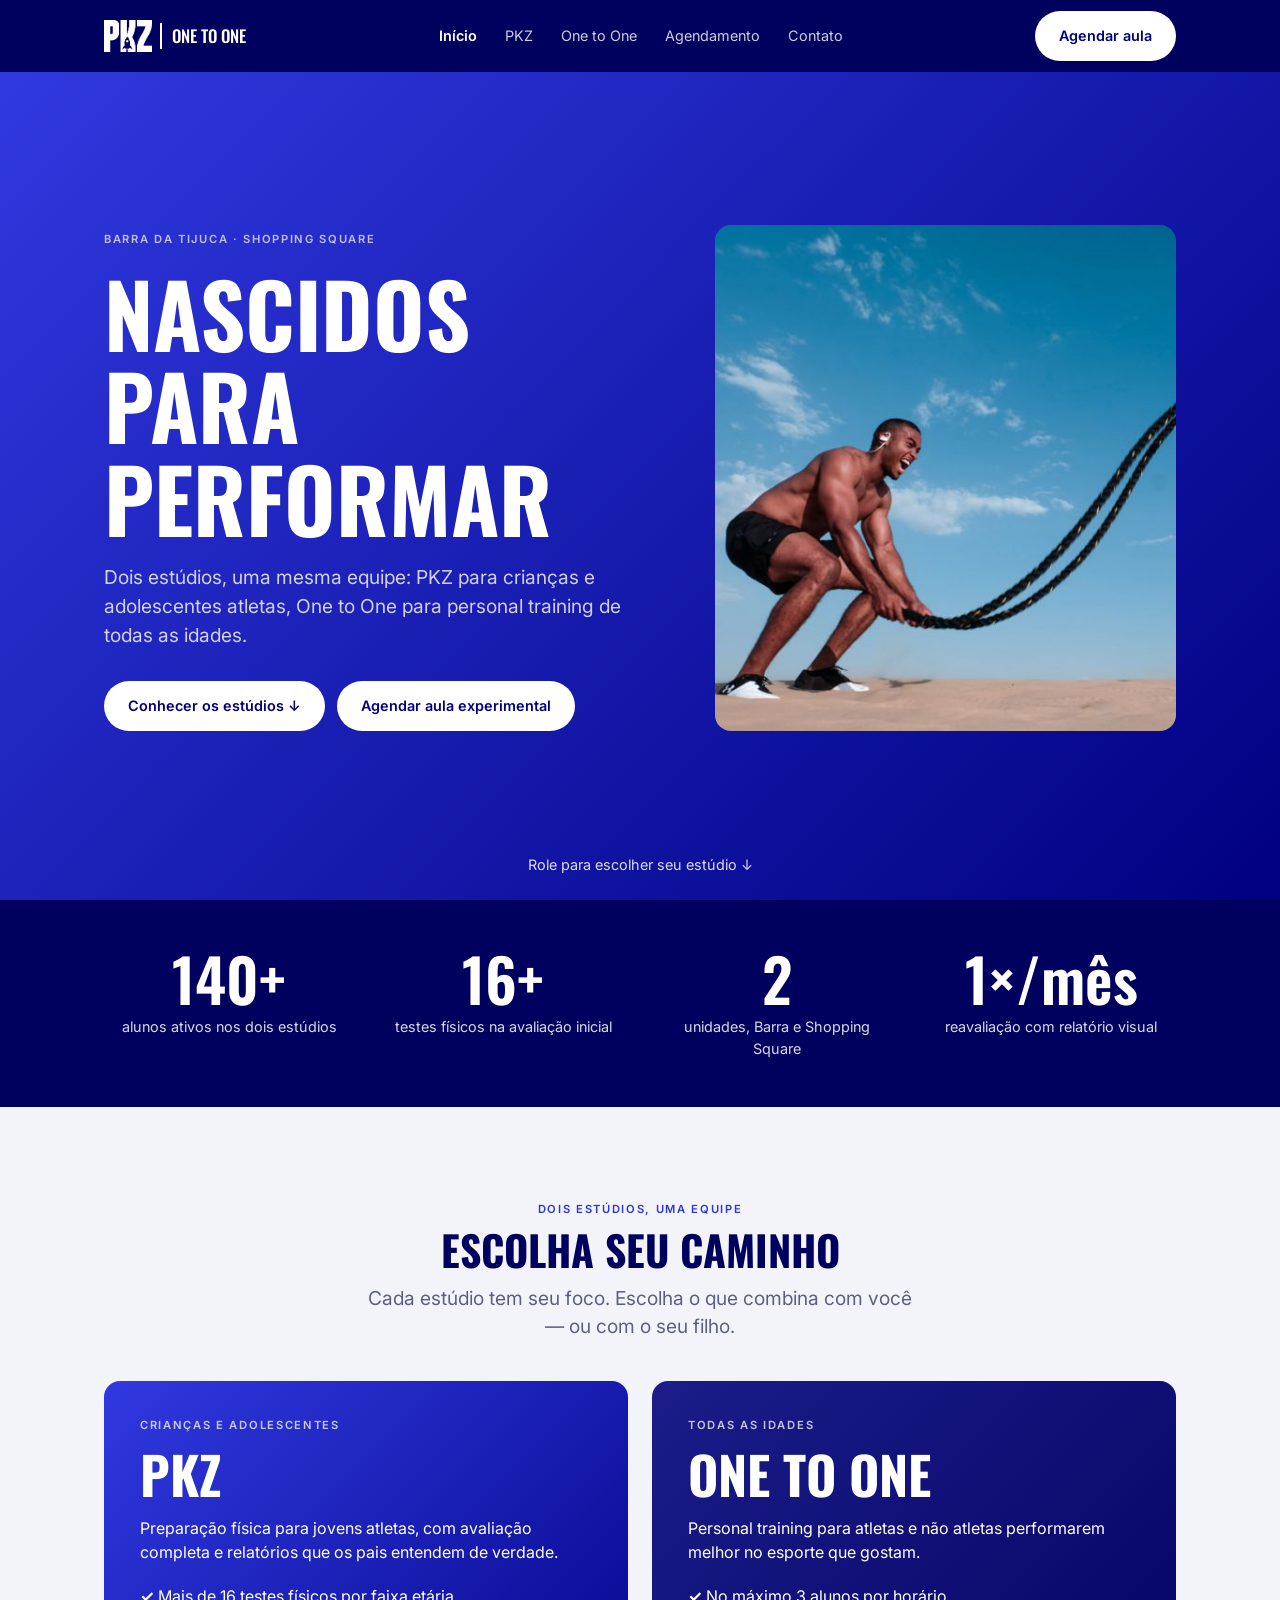
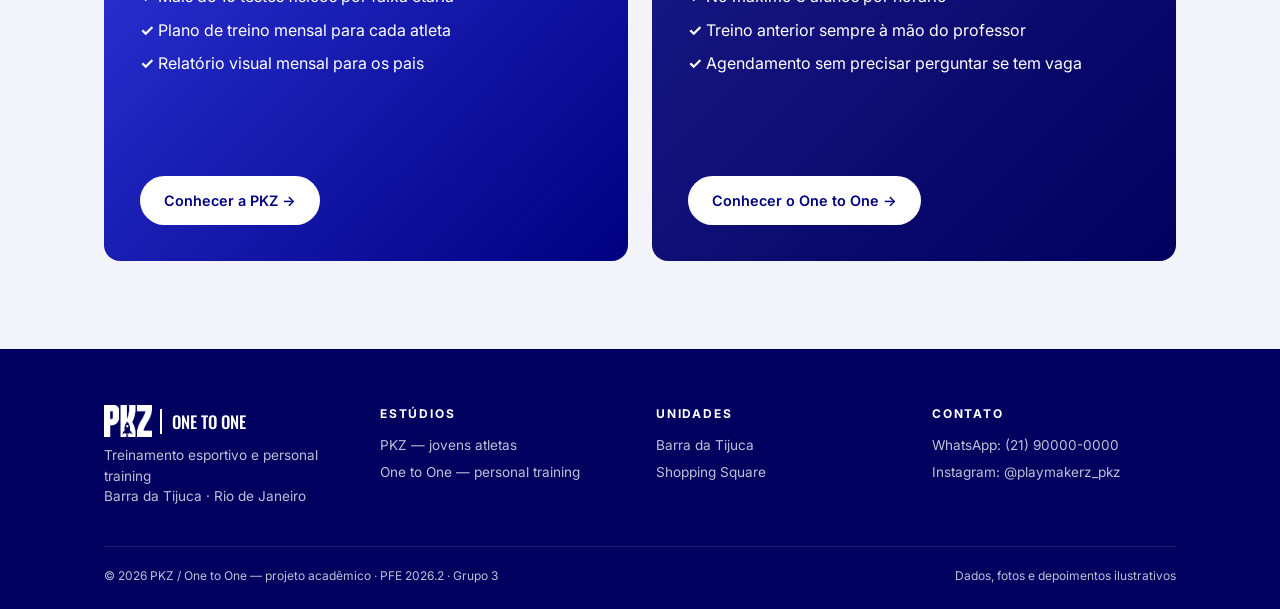
<file: index.html>
<!DOCTYPE html>
<html lang="pt-BR">
<head>
  <meta charset="UTF-8">
  <meta name="viewport" content="width=device-width, initial-scale=1.0">
  <title>PKZ / One to One — Treinamento esportivo</title>
  <meta name="description" content="PKZ e One to One: dois estúdios de treinamento esportivo na Barra da Tijuca.">
  <link rel="stylesheet" href="css/base.css">
  <link rel="stylesheet" href="css/index.css">
</head>
<body>

  <!-- Header — Leonardo (igual em todas as páginas) -->
  <header class="header">
    <div class="container header-conteudo">
      <a href="index.html" class="logo"><img src="img/logo-pkz.png" alt="PKZ"><span>ONE TO ONE</span></a>
      <button class="menu-botao" aria-label="Abrir menu" aria-expanded="false">☰</button>
      <nav class="menu">
        <a href="index.html" class="ativo" aria-current="page">Início</a>
        <a href="pkz.html">PKZ</a>
        <a href="onetoone.html">One to One</a>
        <a href="agendamento.html">Agendamento</a>
        <a href="#contato">Contato</a>
      </nav>
      <a href="agendamento.html" class="botao botao-claro">Agendar aula</a>
    </div>
  </header>
  <!-- fim Header -->

  <main>

    <!-- Hero — Pedro Henrique -->
    <section id="hero" class="secao-pkz hero">
      <div class="container hero-conteudo">
        <div class="hero-texto">
          <p class="etiqueta">BARRA DA TIJUCA · SHOPPING SQUARE</p>
          <h1>NASCIDOS PARA PERFORMAR</h1>
          <p class="subtitulo">Dois estúdios, uma mesma equipe: PKZ para crianças e adolescentes atletas, One to One para personal training de todas as idades.</p>
          <div class="hero-botoes">
            <a href="#estudios" class="botao botao-claro">Conhecer os estúdios ↓</a>
            <a href="agendamento.html" class="botao botao-claro">Agendar aula experimental</a>
          </div>
        </div>
        <img class="foto hero-foto" src="img/index/hero-treino.jpg" alt="Atleta treinando com cordas navais ao ar livre" width="960" height="541">
      </div>
      <p class="hero-rolar">Role para escolher seu estúdio ↓</p>
    </section>
    <!-- fim Hero -->

    <!-- Números das marcas — Pedro Henrique -->
    <section id="numeros" class="secao-escura numeros">
      <div class="container grade-4">
        <div class="numero-item">
          <span class="numero">140+</span>
          <span class="numero-legenda">alunos ativos nos dois estúdios</span>
        </div>
        <div class="numero-item">
          <span class="numero">16+</span>
          <span class="numero-legenda">testes físicos na avaliação inicial</span>
        </div>
        <div class="numero-item">
          <span class="numero">2</span>
          <span class="numero-legenda">unidades, Barra e Shopping Square</span>
        </div>
        <div class="numero-item">
          <span class="numero">1×/mês</span>
          <span class="numero-legenda">reavaliação com relatório visual</span>
        </div>
      </div>
    </section>
    <!-- fim Números das marcas -->

    <!-- Escolha seu caminho (cards PKZ e One to One) — Pedro Henrique -->
    <section id="estudios" class="secao secao-clara">
      <div class="container">
        <div class="estudios-cabecalho">
          <p class="etiqueta">DOIS ESTÚDIOS, UMA EQUIPE</p>
          <h2>ESCOLHA SEU CAMINHO</h2>
          <p class="subtitulo">Cada estúdio tem seu foco. Escolha o que combina com você — ou com o seu filho.</p>
        </div>

        <div class="grade-2">
          <article class="estudio-card estudio-pkz">
            <p class="etiqueta">Crianças e adolescentes</p>
            <h3>PKZ</h3>
            <p>Preparação física para jovens atletas, com avaliação completa e relatórios que os pais entendem de verdade.</p>
            <ul>
              <li>Mais de 16 testes físicos por faixa etária</li>
              <li>Plano de treino mensal para cada atleta</li>
              <li>Relatório visual mensal para os pais</li>
            </ul>
            <a href="pkz.html" class="botao botao-claro">Conhecer a PKZ →</a>
            <p class="estudio-frase">Aqui nascem atletas.</p>
          </article>

          <article class="estudio-card estudio-onetoone">
            <p class="etiqueta">Todas as idades</p>
            <h3>ONE TO ONE</h3>
            <p>Personal training para atletas e não atletas performarem melhor no esporte que gostam.</p>
            <ul>
              <li>No máximo 3 alunos por horário</li>
              <li>Treino anterior sempre à mão do professor</li>
              <li>Agendamento sem precisar perguntar se tem vaga</li>
            </ul>
            <a href="onetoone.html" class="botao botao-claro">Conhecer o One to One →</a>
            <p class="estudio-frase">Seu treino, seu ritmo.</p>
          </article>
        </div>
      </div>
    </section>
    <!-- fim Escolha seu caminho (cards PKZ e One to One) -->

  </main>

  <!-- Footer — Leonardo (igual em todas as páginas) -->
  <footer class="footer" id="contato">
    <div class="container">
      <div class="footer-colunas">
        <div>
          <a href="index.html" class="logo"><img src="img/logo-pkz.png" alt="PKZ"><span>ONE TO ONE</span></a>
          <p>Treinamento esportivo e personal training</p>
          <p>Barra da Tijuca · Rio de Janeiro</p>
        </div>
        <div>
          <h3>Estúdios</h3>
          <ul>
            <li><a href="pkz.html">PKZ — jovens atletas</a></li>
            <li><a href="onetoone.html">One to One — personal training</a></li>
          </ul>
        </div>
        <div>
          <h3>Unidades</h3>
          <ul>
            <li>Barra da Tijuca</li>
            <li>Shopping Square</li>
          </ul>
        </div>
        <div>
          <h3>Contato</h3>
          <ul>
            <li>WhatsApp: (21) 90000-0000</li>
            <li>Instagram: @playmakerz_pkz</li>
          </ul>
        </div>
      </div>
      <div class="footer-final">
        <p>© 2026 PKZ / One to One — projeto acadêmico · PFE 2026.2 · Grupo 3</p>
        <p>Dados, fotos e depoimentos ilustrativos</p>
      </div>
    </div>
  </footer>
  <!-- fim Footer -->

  <script src="js/base.js"></script>
</body>
</html>
</file>
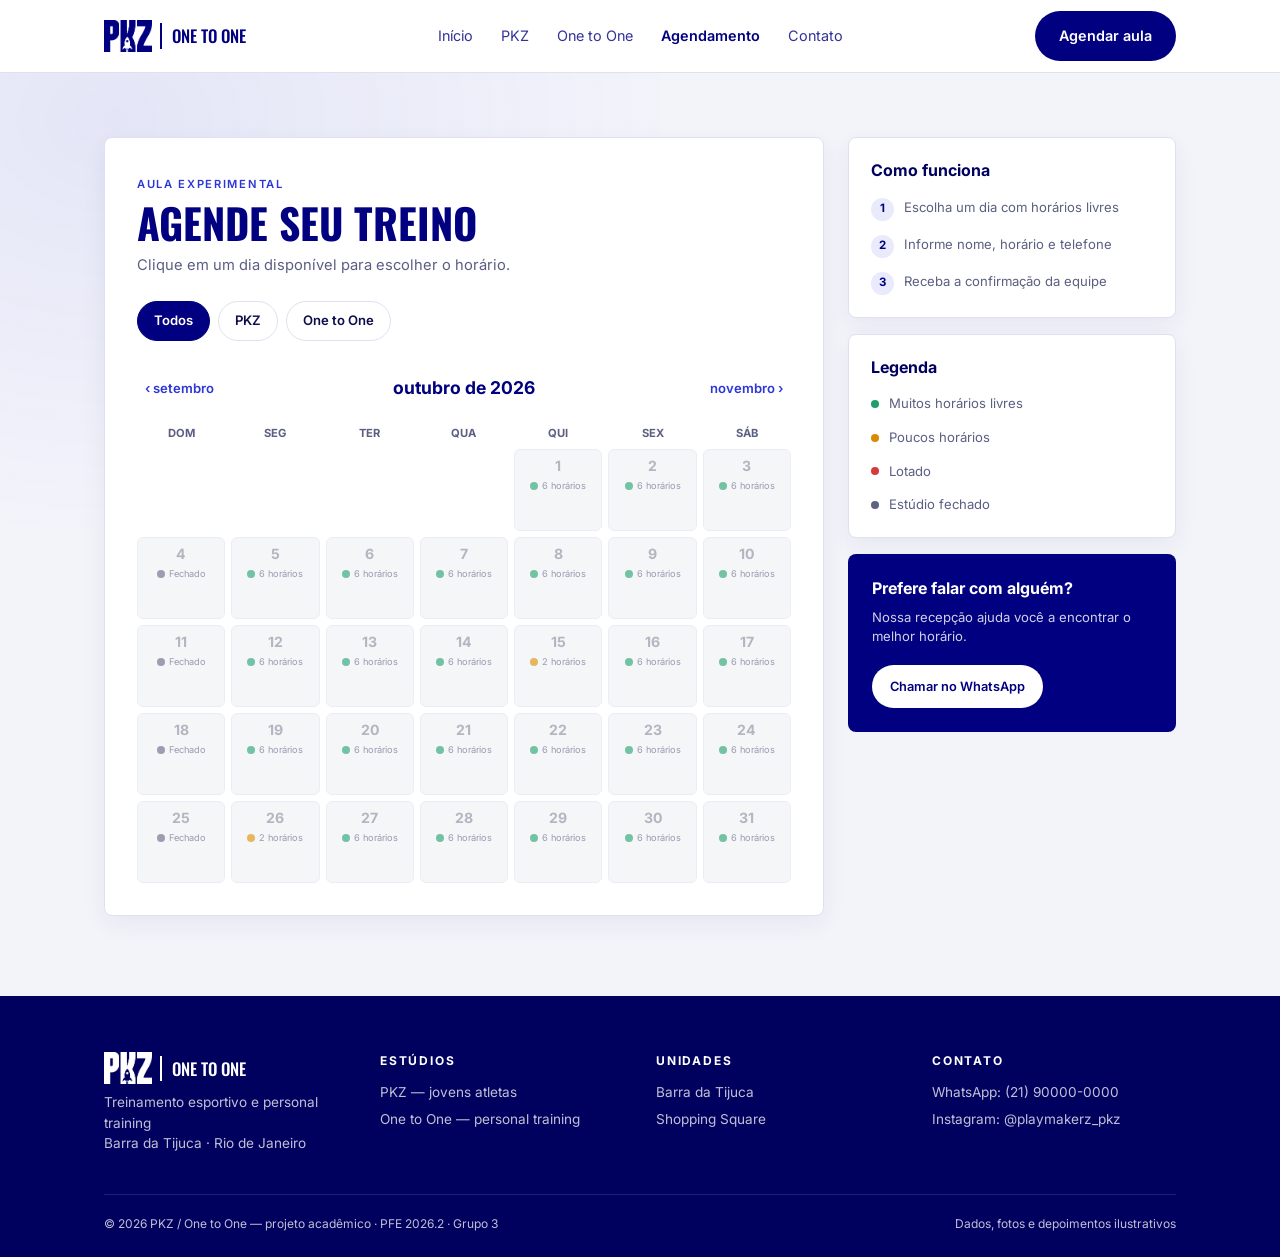
<file: agendamento.html>
<!DOCTYPE html>
<html lang="pt-BR">
<head>
  <meta charset="UTF-8">
  <meta name="viewport" content="width=device-width, initial-scale=1.0">
  <title>Agendamento — PKZ / One to One</title>
  <meta name="description" content="Agende sua aula experimental na PKZ ou no One to One.">
  <link rel="stylesheet" href="css/base.css">
  <link rel="stylesheet" href="css/agendamento.css">
</head>
<body>

  <!-- Header — Leonardo (igual em todas as páginas) -->
  <header class="header header-claro">
    <div class="container header-conteudo">
      <a href="index.html" class="logo"><img src="img/logo-pkz.png" alt="PKZ"><span>ONE TO ONE</span></a>
      <button class="menu-botao" aria-label="Abrir menu" aria-expanded="false">☰</button>
      <nav class="menu">
        <a href="index.html">Início</a>
        <a href="pkz.html">PKZ</a>
        <a href="onetoone.html">One to One</a>
        <a href="agendamento.html" class="ativo" aria-current="page">Agendamento</a>
        <a href="#contato">Contato</a>
      </nav>
      <a href="agendamento.html" class="botao botao-escuro">Agendar aula</a>
    </div>
  </header>
  <!-- fim Header -->

  <main>

    <!-- Calendário — David -->
    <section id="calendario" class="agendamento-secao">
      <div class="container">
        <div class="agendamento-layout">
          <section class="calendario-card" aria-labelledby="titulo-calendario">
            <p class="etiqueta">Aula experimental</p>
            <h1 id="titulo-calendario">Agende seu treino</h1>
            <p class="calendario-intro">Clique em um dia disponível para escolher o horário.</p>

            <div class="filtro-estudios" role="group" aria-label="Filtrar por estúdio">
              <button class="filtro-botao ativo" type="button" data-filtro="Todos" aria-pressed="true">Todos</button>
              <button class="filtro-botao" type="button" data-filtro="PKZ" aria-pressed="false">PKZ</button>
              <button class="filtro-botao" type="button" data-filtro="One to One" aria-pressed="false">One to One</button>
            </div>

            <div class="calendario-navegacao">
              <button id="mes-anterior" class="mes-controle" type="button" aria-label="Mês anterior">‹ <span>Setembro</span></button>
              <h2 id="mes-atual" aria-live="polite"></h2>
              <button id="proximo-mes" class="mes-controle" type="button" aria-label="Próximo mês"><span>Novembro</span> ›</button>
            </div>

            <div class="calendario-grade" aria-label="Dias da semana">
              <span>Dom</span><span>Seg</span><span>Ter</span><span>Qua</span><span>Qui</span><span>Sex</span><span>Sáb</span>
            </div>
            <div id="dias-calendario" class="calendario-grade dias-calendario" role="grid" aria-label="Calendário de disponibilidade"></div>
            <p id="calendario-anuncio" class="sr-only" aria-live="polite"></p>
          </section>

          <aside id="lateral" class="agenda-lateral" aria-label="Informações do agendamento">
            <section class="info-card">
              <h2>Como funciona</h2>
              <ol class="passos-agendamento">
                <li><span>1</span>Escolha um dia com horários livres</li>
                <li><span>2</span>Informe nome, horário e telefone</li>
                <li><span>3</span>Receba a confirmação da equipe</li>
              </ol>
            </section>

            <section class="info-card">
              <h2>Legenda</h2>
              <ul class="legenda-disponibilidade">
                <li><span class="legenda-ponto ponto-livre"></span>Muitos horários livres</li>
                <li><span class="legenda-ponto ponto-poucos"></span>Poucos horários</li>
                <li><span class="legenda-ponto ponto-lotado"></span>Lotado</li>
                <li><span class="legenda-ponto ponto-fechado"></span>Estúdio fechado</li>
              </ul>
            </section>

            <section class="contato-card">
              <h2>Prefere falar com alguém?</h2>
              <p>Nossa recepção ajuda você a encontrar o melhor horário.</p>
              <a class="botao botao-claro" href="https://wa.me/5521900000000" target="_blank" rel="noopener noreferrer">Chamar no WhatsApp</a>
            </section>
          </aside>
        </div>
      </div>
    </section>
    <!-- fim Calendário -->

    <!-- Modal do dia — David -->
    <section id="modal" class="modal-overlay" aria-hidden="true" hidden>
      <!-- Revisão de acessibilidade: foco de apoio quando não houver controles disponíveis. -->
      <div class="modal-card" role="dialog" aria-modal="true" aria-labelledby="titulo-modal" tabindex="-1">
        <button id="fechar-modal" class="modal-fechar" type="button" aria-label="Fechar">×</button>
        <p class="etiqueta">Reserve sua aula</p>
        <h2 id="titulo-modal"></h2>
        <p class="modal-intro">Preencha os dados para reservar seu horário.</p>

        <form id="form-agendamento" novalidate>
          <div id="aviso-formulario" class="aviso-formulario" role="alert" hidden>
            <strong>Faltam informações para confirmar</strong>
            <span id="resumo-erros"></span>
          </div>

          <div class="campo-formulario" data-campo="nome">
            <label for="nome-aluno">Nome do aluno</label>
            <input id="nome-aluno" name="nome" type="text" autocomplete="name" placeholder="Seu nome completo" aria-describedby="erro-nome">
            <span id="erro-nome" class="mensagem-erro"></span>
          </div>

          <div class="campo-formulario" data-campo="telefone">
            <label for="telefone-aluno">Telefone (WhatsApp)</label>
            <input id="telefone-aluno" name="telefone" type="tel" autocomplete="tel" inputmode="tel" placeholder="(21) 9 0000-0000" aria-describedby="erro-telefone">
            <span id="erro-telefone" class="mensagem-erro"></span>
          </div>

          <fieldset class="campo-formulario campo-opcoes" data-campo="estudio">
            <legend>Estúdio</legend>
            <div class="opcoes-estudio">
              <button class="opcao-estudio" type="button" data-estudio="PKZ" aria-pressed="false">PKZ</button>
              <button class="opcao-estudio" type="button" data-estudio="One to One" aria-pressed="false">One to One</button>
            </div>
            <span id="erro-estudio" class="mensagem-erro"></span>
          </fieldset>

          <fieldset class="campo-formulario campo-opcoes" data-campo="horario">
            <legend>Horário</legend>
            <div id="opcoes-horario" class="opcoes-horario"></div>
            <span id="erro-horario" class="mensagem-erro"></span>
          </fieldset>

          <p class="aviso-whatsapp">Você recebe a confirmação no WhatsApp, e nossa equipe entra em contato se precisar de algo.</p>
          <div class="acoes-modal">
            <button id="cancelar-agendamento" class="botao botao-cancelar" type="button">Cancelar</button>
            <button class="botao botao-escuro" type="submit">Confirmar agendamento</button>
          </div>
        </form>
      </div>
    </section>
    <!-- fim Modal do dia -->

  </main>

  <!-- Footer — Leonardo (igual em todas as páginas) -->
  <footer class="footer" id="contato">
    <div class="container">
      <div class="footer-colunas">
        <div>
          <a href="index.html" class="logo"><img src="img/logo-pkz.png" alt="PKZ"><span>ONE TO ONE</span></a>
          <p>Treinamento esportivo e personal training</p>
          <p>Barra da Tijuca · Rio de Janeiro</p>
        </div>
        <div>
          <h3>Estúdios</h3>
          <ul>
            <li><a href="pkz.html">PKZ — jovens atletas</a></li>
            <li><a href="onetoone.html">One to One — personal training</a></li>
          </ul>
        </div>
        <div>
          <h3>Unidades</h3>
          <ul>
            <li>Barra da Tijuca</li>
            <li>Shopping Square</li>
          </ul>
        </div>
        <div>
          <h3>Contato</h3>
          <ul>
            <li>WhatsApp: (21) 90000-0000</li>
            <li>Instagram: @playmakerz_pkz</li>
          </ul>
        </div>
      </div>
      <div class="footer-final">
        <p>© 2026 PKZ / One to One — projeto acadêmico · PFE 2026.2 · Grupo 3</p>
        <p>Dados, fotos e depoimentos ilustrativos</p>
      </div>
    </div>
  </footer>
  <!-- fim Footer -->

  <script src="js/base.js"></script>
  <script src="js/agendamento.js"></script>
</body>
</html>
</file>
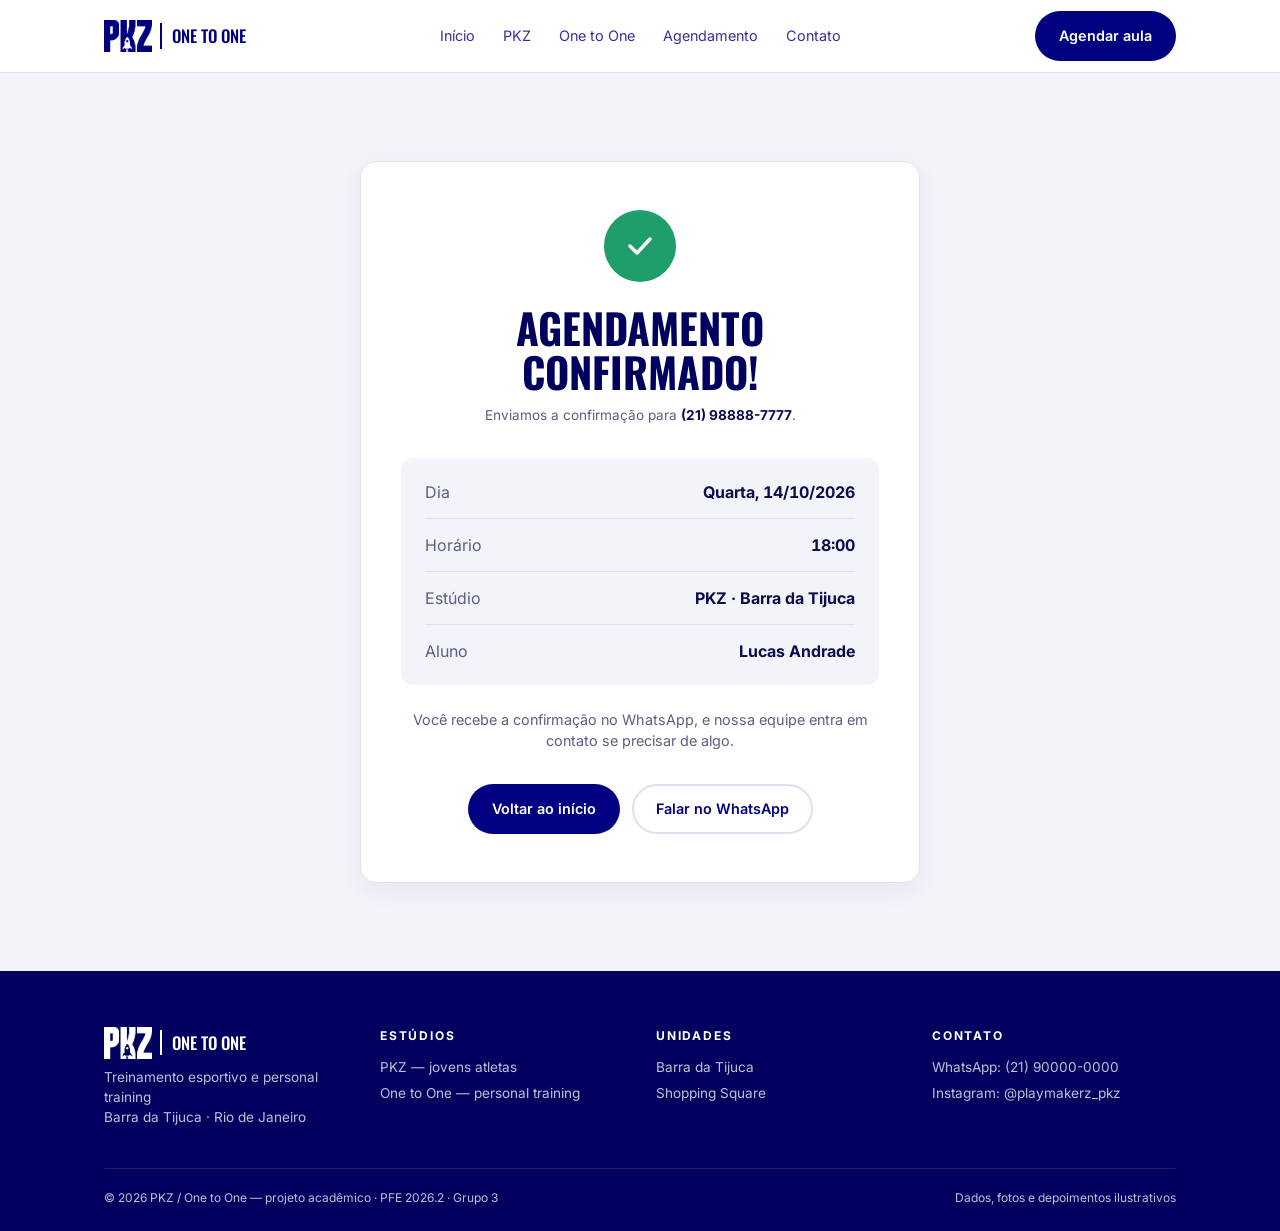
<file: confirmado.html>
<!DOCTYPE html>
<html lang="pt-BR">
<head>
  <meta charset="UTF-8">
  <meta name="viewport" content="width=device-width, initial-scale=1.0">
  <title>Agendamento confirmado — PKZ / One to One</title>
  <meta name="description" content="Resumo do seu agendamento na PKZ / One to One.">
  <link rel="stylesheet" href="css/base.css">
  <link rel="stylesheet" href="css/confirmado.css">
</head>
<body>

  <!-- Header — Leonardo (igual em todas as páginas) -->
  <header class="header header-claro">
    <div class="container header-conteudo">
      <a href="index.html" class="logo"><img src="img/logo-pkz.png" alt="PKZ"><span>ONE TO ONE</span></a>
      <button class="menu-botao" aria-label="Abrir menu" aria-expanded="false">☰</button>
      <nav class="menu">
        <a href="index.html">Início</a>
        <a href="pkz.html">PKZ</a>
        <a href="onetoone.html">One to One</a>
        <a href="agendamento.html">Agendamento</a>
        <a href="#contato">Contato</a>
      </nav>
      <a href="agendamento.html" class="botao botao-escuro">Agendar aula</a>
    </div>
  </header>
  <!-- fim Header -->

  <main>

    <!-- Confirmação do agendamento — Arthur -->
    <section id="confirmacao" class="secao secao-clara" aria-labelledby="confirmacao-titulo">
      <div class="container">
        <div class="card confirmacao-card">
          <span class="confirmacao-icone" aria-hidden="true">
            <svg width="36" height="36" viewBox="0 0 36 36" fill="none" focusable="false"><path d="m8 18 7 7L28 11" stroke="currentColor" stroke-width="3.5" stroke-linecap="round" stroke-linejoin="round"/></svg>
          </span>
          <h1 id="confirmacao-titulo">Agendamento confirmado!</h1>
          <p class="confirmacao-texto">Enviamos a confirmação para <strong id="resumo-telefone">(21) 98888-7777</strong>.</p>

          <dl class="confirmacao-resumo">
            <div>
              <dt>Dia</dt>
              <dd><time id="resumo-dia" datetime="2026-10-14">Quarta, 14/10/2026</time></dd>
            </div>
            <div>
              <dt>Horário</dt>
              <dd id="resumo-horario">18:00</dd>
            </div>
            <div>
              <dt>Estúdio</dt>
              <dd id="resumo-estudio">PKZ · Barra da Tijuca</dd>
            </div>
            <div>
              <dt>Aluno</dt>
              <dd id="resumo-nome">Lucas Andrade</dd>
            </div>
          </dl>

          <p class="confirmacao-aviso">Você recebe a confirmação no WhatsApp, e nossa equipe entra em contato se precisar de algo.</p>

          <div class="confirmacao-botoes">
            <a href="index.html" class="botao botao-escuro">Voltar ao início</a>
            <a href="https://wa.me/5521900000000" class="botao botao-whatsapp" target="_blank" rel="noopener noreferrer">Falar no WhatsApp</a>
          </div>
        </div>
      </div>
    </section>
    <!-- fim Confirmação do agendamento -->

  </main>

  <!-- Footer — Leonardo (igual em todas as páginas) -->
  <footer class="footer" id="contato">
    <div class="container">
      <div class="footer-colunas">
        <div>
          <a href="index.html" class="logo"><img src="img/logo-pkz.png" alt="PKZ"><span>ONE TO ONE</span></a>
          <p>Treinamento esportivo e personal training</p>
          <p>Barra da Tijuca · Rio de Janeiro</p>
        </div>
        <div>
          <h3>Estúdios</h3>
          <ul>
            <li><a href="pkz.html">PKZ — jovens atletas</a></li>
            <li><a href="onetoone.html">One to One — personal training</a></li>
          </ul>
        </div>
        <div>
          <h3>Unidades</h3>
          <ul>
            <li>Barra da Tijuca</li>
            <li>Shopping Square</li>
          </ul>
        </div>
        <div>
          <h3>Contato</h3>
          <ul>
            <li>WhatsApp: (21) 90000-0000</li>
            <li>Instagram: @playmakerz_pkz</li>
          </ul>
        </div>
      </div>
      <div class="footer-final">
        <p>© 2026 PKZ / One to One — projeto acadêmico · PFE 2026.2 · Grupo 3</p>
        <p>Dados, fotos e depoimentos ilustrativos</p>
      </div>
    </div>
  </footer>
  <!-- fim Footer -->

  <script src="js/base.js"></script>
  <script src="js/confirmado.js"></script>
</body>
</html>
</file>
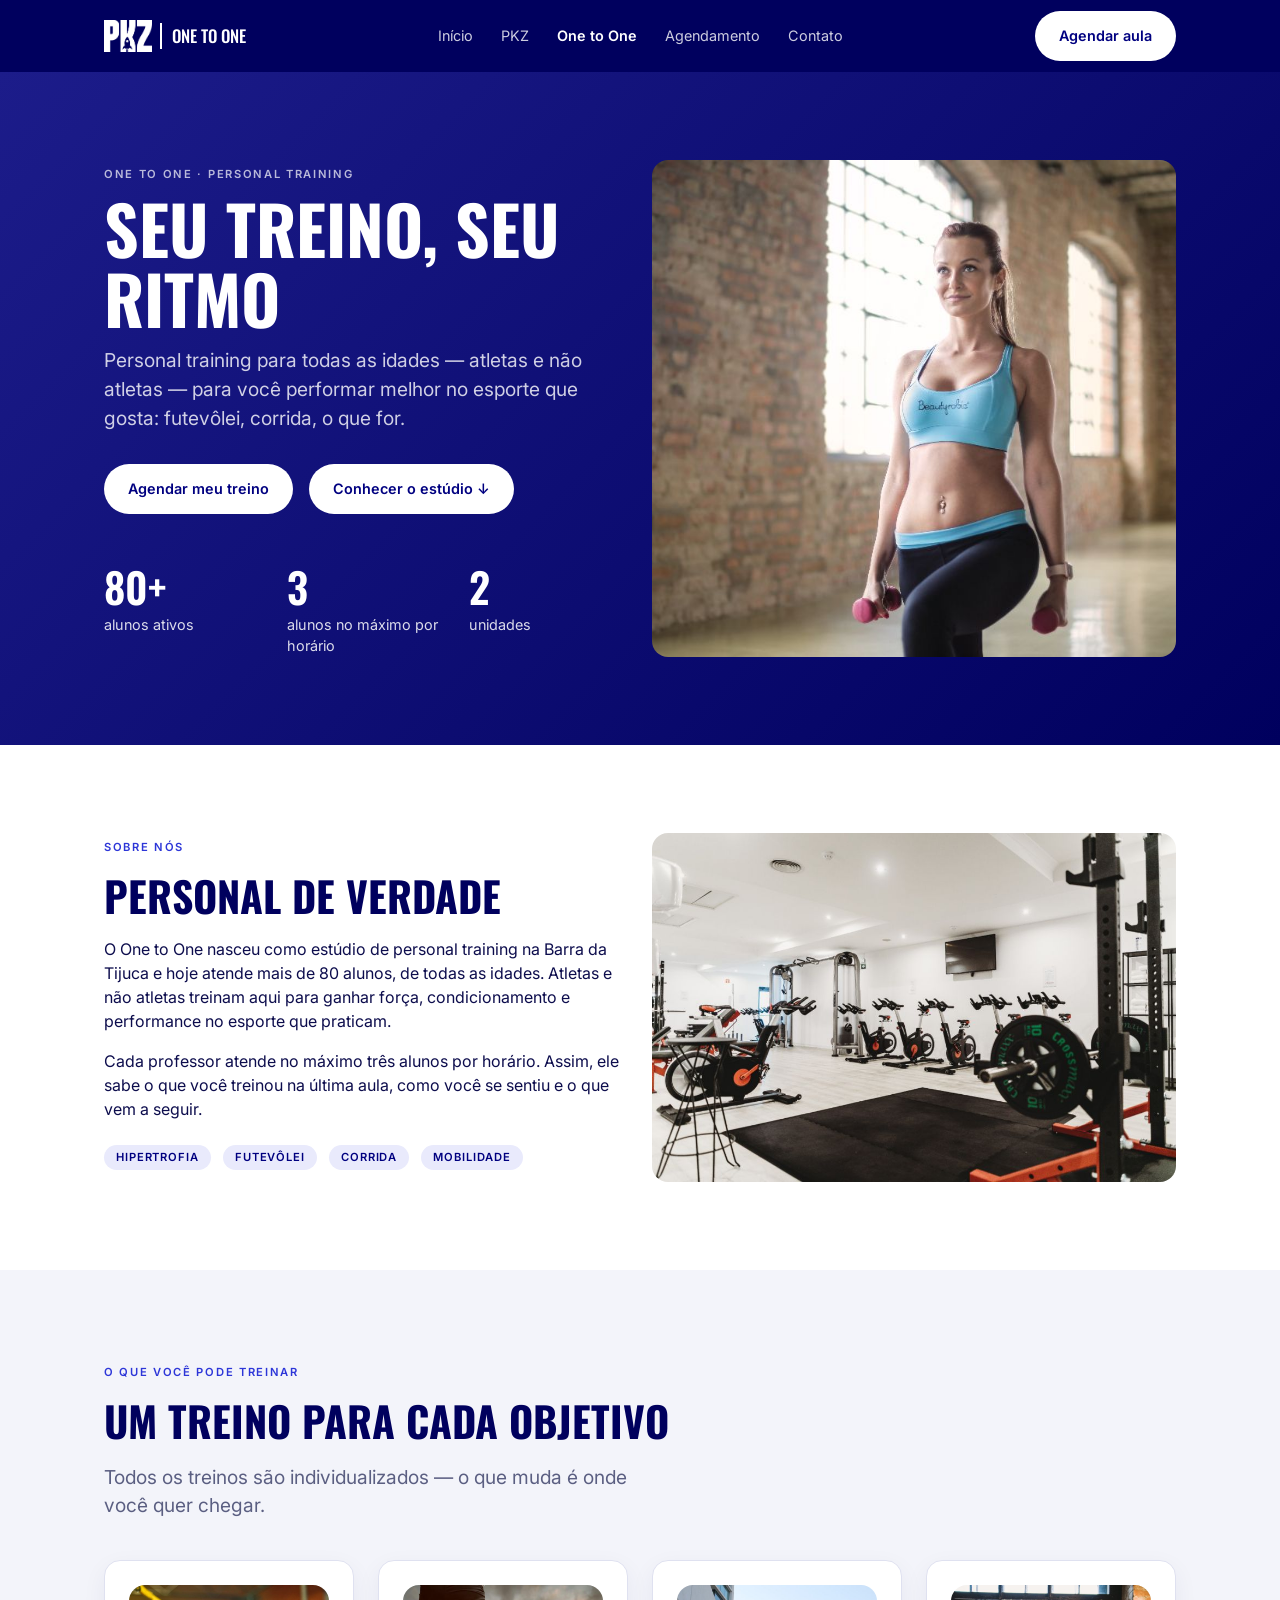
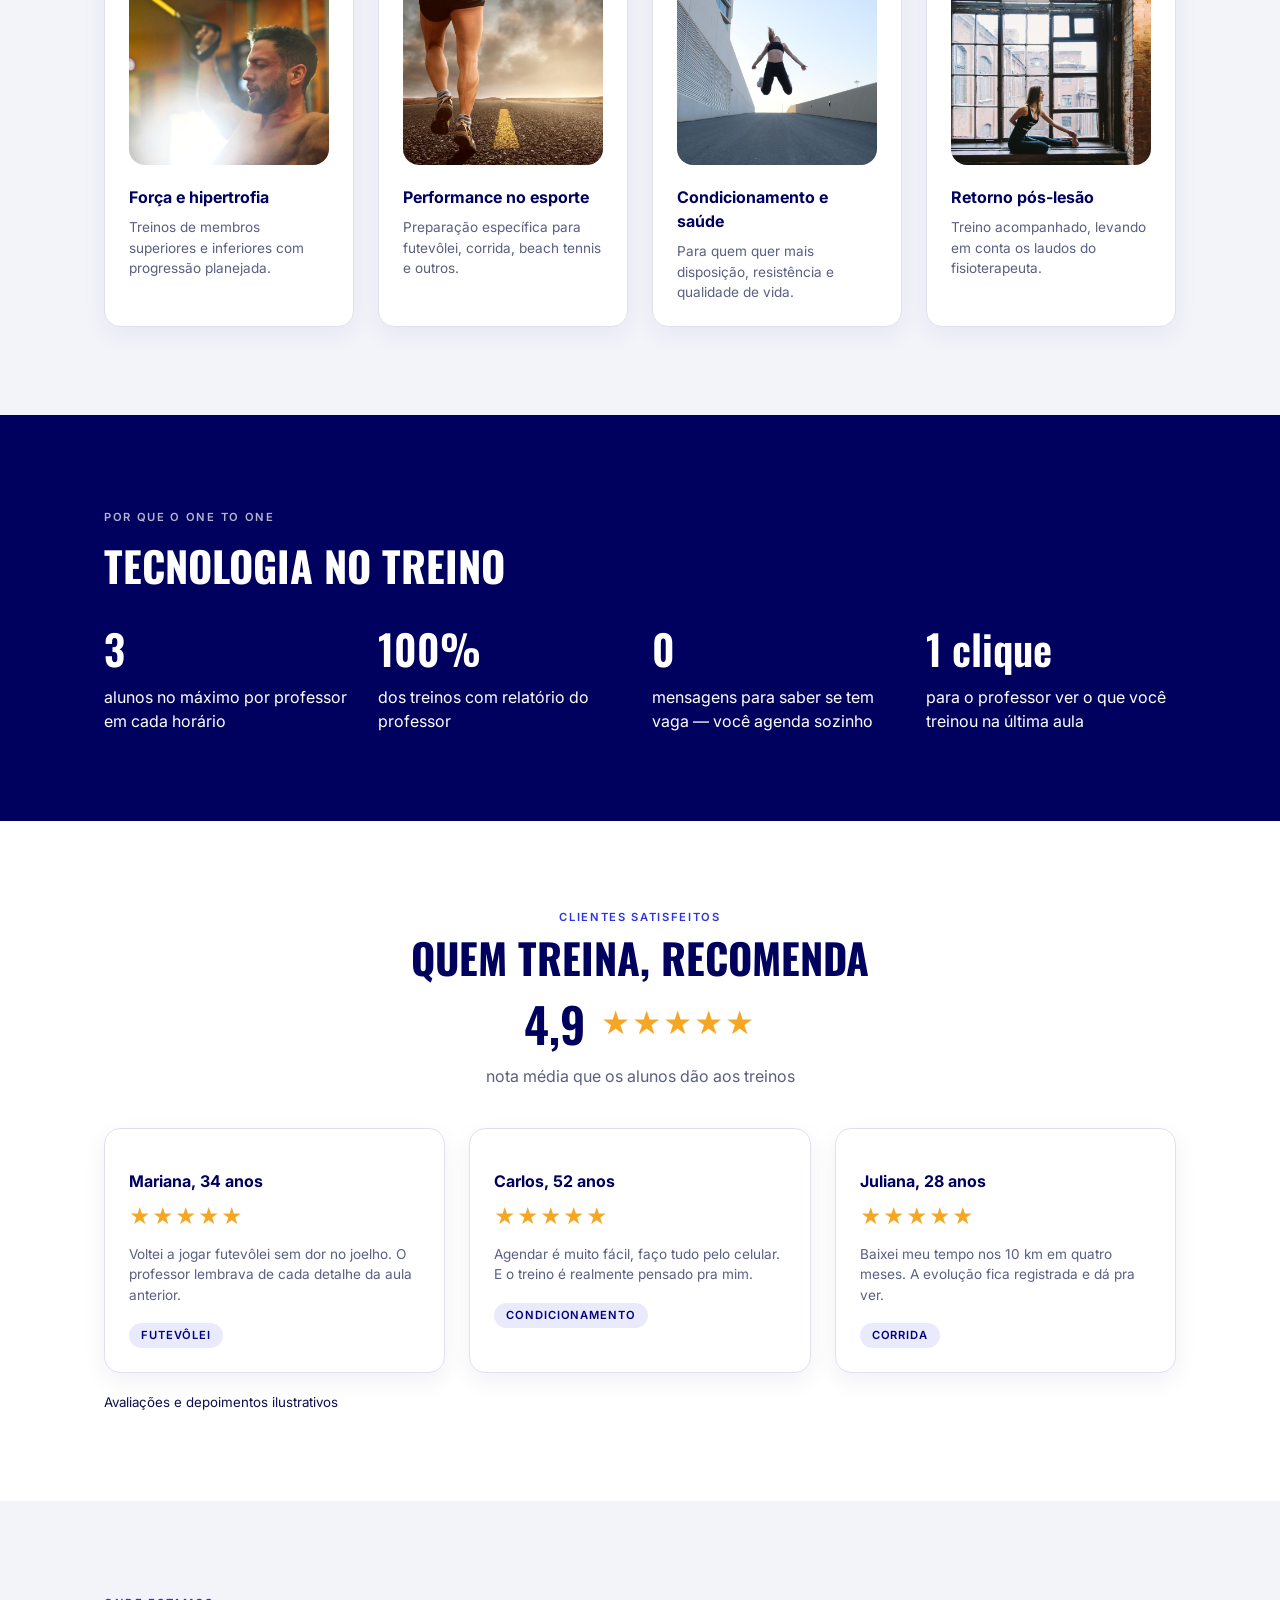
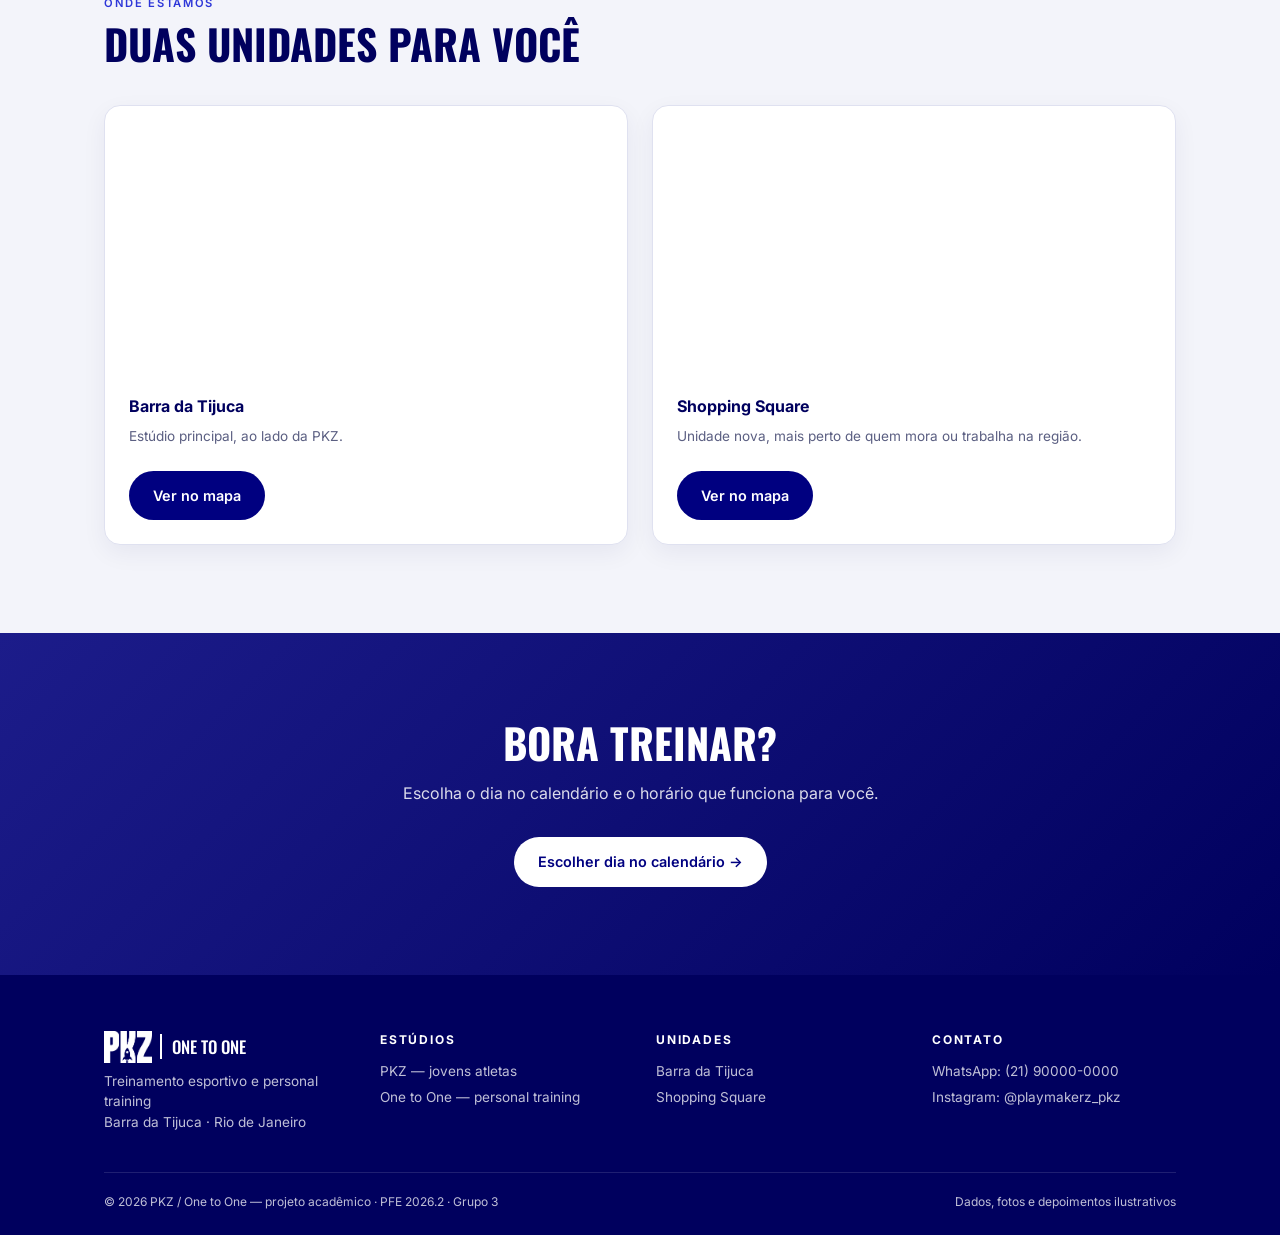
<file: onetoone.html>
<!DOCTYPE html>
<html lang="pt-BR">
<head>
  <meta charset="UTF-8">
  <meta name="viewport" content="width=device-width, initial-scale=1.0">
  <title>One to One — Seu treino, seu ritmo</title>
  <meta name="description" content="One to One: personal training para todas as idades na Barra da Tijuca e no Shopping Square.">
  <link rel="stylesheet" href="css/base.css">
  <link rel="stylesheet" href="css/onetoone.css">
</head>
<body>

  <!-- Header — Leonardo (igual em todas as páginas) -->
  <header class="header">
    <div class="container header-conteudo">
      <a href="index.html" class="logo"><img src="img/logo-pkz.png" alt="PKZ"><span>ONE TO ONE</span></a>
      <button class="menu-botao" aria-label="Abrir menu" aria-expanded="false">☰</button>
      <nav class="menu">
        <a href="index.html">Início</a>
        <a href="pkz.html">PKZ</a>
        <a href="onetoone.html" class="ativo" aria-current="page">One to One</a>
        <a href="agendamento.html">Agendamento</a>
        <a href="#contato">Contato</a>
      </nav>
      <a href="agendamento.html" class="botao botao-claro">Agendar aula</a>
    </div>
  </header>
  <!-- fim Header -->

  <main>

    <!-- Hero — Santiago -->
    <section id="hero" class="secao secao-onetoone">
      <div class="container">
        <div class="grade-2">
          <div>
            <span class="etiqueta">ONE TO ONE · PERSONAL TRAINING</span>
            <h1>SEU TREINO, SEU RITMO</h1>
            <p class="subtitulo">Personal training para todas as idades — atletas e não atletas — para você performar melhor no esporte que gosta: futevôlei, corrida, o que for.</p>
            <div class="hero-acoes">
              <a href="agendamento.html" class="botao botao-claro">Agendar meu treino</a>
              <a href="#sobre" class="botao botao-claro">Conhecer o estúdio ↓</a>
            </div>
            <div class="grade-3 hero-numeros">
              <div><span class="numero">80+</span> alunos ativos</div>
              <div><span class="numero">3</span> alunos no máximo por horário</div>
              <div><span class="numero">2</span> unidades</div>
            </div>
          </div>
          <img class="foto" src="img/onetoone/hero-aluna.jpg" alt="Aluna em treino funcional com halteres" width="960" height="640">
        </div>
      </div>
    </section>
    <!-- fim Hero -->

    <!-- Sobre nós — Santiago -->
    <section id="sobre" class="secao">
      <div class="container">
        <div class="grade-2">
          <div>
            <span class="etiqueta">SOBRE NÓS</span>
            <h2>PERSONAL DE VERDADE</h2>
            <p>O One to One nasceu como estúdio de personal training na Barra da Tijuca e hoje atende mais de 80 alunos, de todas as idades. Atletas e não atletas treinam aqui para ganhar força, condicionamento e performance no esporte que praticam.</p>
            <p>Cada professor atende no máximo três alunos por horário. Assim, ele sabe o que você treinou na última aula, como você se sentiu e o que vem a seguir.</p>
            <div>
              <span class="pilula">HIPERTROFIA</span>
              <span class="pilula">FUTEVÔLEI</span>
              <span class="pilula">CORRIDA</span>
              <span class="pilula">MOBILIDADE</span>
            </div>
          </div>
          <img class="foto" src="img/onetoone/estudio.jpg" alt="Estúdio de treino com bicicletas e equipamentos" width="960" height="640" loading="lazy" decoding="async">
        </div>
      </div>
    </section>
    <!-- fim Sobre nós -->

    <!-- Modalidades — Santiago -->
    <section id="modalidades" class="secao secao-clara">
      <div class="container">
        <span class="etiqueta">O QUE VOCÊ PODE TREINAR</span>
        <h2>UM TREINO PARA CADA OBJETIVO</h2>
        <p class="subtitulo">Todos os treinos são individualizados — o que muda é onde você quer chegar.</p>
        <div class="grade-4">

          <div class="card">
            <img class="foto" src="img/onetoone/forca.jpg" alt="Aluno fazendo treino de força" width="960" height="640" loading="lazy" decoding="async">
            <h3>Força e hipertrofia</h3>
            <p>Treinos de membros superiores e inferiores com progressão planejada.</p>
          </div>

          <div class="card">
            <img class="foto" src="img/onetoone/performance.jpg" alt="Corredor em uma estrada" width="960" height="640" loading="lazy" decoding="async">
            <h3>Performance no esporte</h3>
            <p>Preparação específica para futevôlei, corrida, beach tennis e outros.</p>
          </div>

          <div class="card">
            <img class="foto" src="img/onetoone/condicionamento.jpg" alt="Aluna saltando durante treino ao ar livre" width="960" height="640" loading="lazy" decoding="async">
            <h3>Condicionamento e saúde</h3>
            <p>Para quem quer mais disposição, resistência e qualidade de vida.</p>
          </div>

          <div class="card">
            <img class="foto" src="img/onetoone/pos-lesao.jpg" alt="Aluna fazendo alongamento" width="960" height="639" loading="lazy" decoding="async">
            <h3>Retorno pós-lesão</h3>
            <p>Treino acompanhado, levando em conta os laudos do fisioterapeuta.</p>
          </div>


        </div>
      </div>
    </section>
    <!-- fim Modalidades -->

    <!-- Diferenciais — Santiago -->
    <section id="diferenciais" class="secao secao-escura">
      <div class="container">
        <span class="etiqueta">POR QUE O ONE TO ONE</span>
        <h2>TECNOLOGIA NO TREINO</h2>
        <div class="grade-4">
          <div>
            <span class="numero">3</span>
            <p>alunos no máximo por professor em cada horário</p>
          </div>

          <div>
            <span class="numero">100%</span>
            <p>dos treinos com relatório do professor</p>
          </div>

          <div>
            <span class="numero">0</span>
            <p>mensagens para saber se tem vaga — você agenda sozinho</p>
          </div>

          <div>
            <span class="numero">1 clique</span>
            <p>para o professor ver o que você treinou na última aula</p>
          </div>
        </div>
      </div>
    </section>
    <!-- fim Diferenciais -->

    <!-- Avaliações de clientes — Santiago -->
    <section id="avaliacoes" class="secao">
      <div class="container">
        <span class="etiqueta">CLIENTES SATISFEITOS</span>
        <h2>QUEM TREINA, RECOMENDA</h2>
        <div class="nota-geral">
          <span class="numero">4,9</span>
          <span class="estrelas">★★★★★</span>
          <p>nota média que os alunos dão aos treinos</p>
        </div>

        <div class="grade-3">

          <div class="card">
            <strong>Mariana, 34 anos</strong>
            <span class="estrelas">★★★★★</span>
            <p>Voltei a jogar futevôlei sem dor no joelho. O professor lembrava de cada detalhe da aula anterior.</p>
            <span class="pilula">FUTEVÔLEI</span>
          </div>

          <div class="card">
            <strong>Carlos, 52 anos</strong>
            <span class="estrelas">★★★★★</span>
            <p>Agendar é muito fácil, faço tudo pelo celular. E o treino é realmente pensado pra mim.</p>
            <span class="pilula">CONDICIONAMENTO</span>
          </div>

          <div class="card">
            <strong>Juliana, 28 anos</strong>
            <span class="estrelas">★★★★★</span>
            <p>Baixei meu tempo nos 10 km em quatro meses. A evolução fica registrada e dá pra ver.</p>
            <span class="pilula">CORRIDA</span>
          </div>
        </div>

        <p><small>Avaliações e depoimentos ilustrativos</small></p>

      </div>
    </section>
    <!-- fim Avaliações de clientes -->

    <!-- Unidades — Santiago -->
    <section id="unidades" class="secao secao-clara">
      <div class="container">
        <span class="etiqueta">ONDE ESTAMOS</span>
        <h2>DUAS UNIDADES PARA VOCÊ</h2>
        <div class="grade-2">
          <div class="card">
            <iframe class="mapa" src="https://maps.google.com/maps?q=Barra+da+Tijuca+Rio+de+Janeiro&amp;z=14&amp;output=embed" title="Mapa da unidade Barra da Tijuca" loading="lazy"></iframe>
            <h3>Barra da Tijuca</h3>
            <p>Estúdio principal, ao lado da PKZ.</p>
            <a href="https://maps.google.com/?q=Barra+da+Tijuca+Rio+de+Janeiro" class="botao botao-escuro" target="_blank" rel="noopener">Ver no mapa</a>
          </div>

          <div class="card">
            <iframe class="mapa" src="https://maps.google.com/maps?q=Shopping+Square+Barra+da+Tijuca+Rio+de+Janeiro&amp;z=14&amp;output=embed" title="Mapa da unidade Shopping Square" loading="lazy"></iframe>
            <h3>Shopping Square</h3>
            <p>Unidade nova, mais perto de quem mora ou trabalha na região.</p>
            <a href="https://maps.google.com/?q=Shopping+Square+Rio+de+Janeiro" class="botao botao-escuro" target="_blank" rel="noopener">Ver no mapa</a>
          </div>
        </div>
      </div>
    </section>
    <!-- fim Unidades -->

    <!-- Chamada para agendar — Santiago -->
    <section id="agendar" class="secao secao-onetoone">
      <div class="container">
        <h2>BORA TREINAR?</h2>
        <p>Escolha o dia no calendário e o horário que funciona para você.</p>
        <a href="agendamento.html" class="botao botao-claro">Escolher dia no calendário →</a>
      </div>
    </section>
    <!-- fim Chamada para agendar -->

  </main>

  <!-- Footer — Leonardo (igual em todas as páginas) -->
  <footer class="footer" id="contato">
    <div class="container">
      <div class="footer-colunas">
        <div>
          <a href="index.html" class="logo"><img src="img/logo-pkz.png" alt="PKZ"><span>ONE TO ONE</span></a>
          <p>Treinamento esportivo e personal training</p>
          <p>Barra da Tijuca · Rio de Janeiro</p>
        </div>
        <div>
          <h3>Estúdios</h3>
          <ul>
            <li><a href="pkz.html">PKZ — jovens atletas</a></li>
            <li><a href="onetoone.html">One to One — personal training</a></li>
          </ul>
        </div>
        <div>
          <h3>Unidades</h3>
          <ul>
            <li>Barra da Tijuca</li>
            <li>Shopping Square</li>
          </ul>
        </div>
        <div>
          <h3>Contato</h3>
          <ul>
            <li>WhatsApp: (21) 90000-0000</li>
            <li>Instagram: @playmakerz_pkz</li>
          </ul>
        </div>
      </div>
      <div class="footer-final">
        <p>© 2026 PKZ / One to One — projeto acadêmico · PFE 2026.2 · Grupo 3</p>
        <p>Dados, fotos e depoimentos ilustrativos</p>
      </div>
    </div>
  </footer>
  <!-- fim Footer -->

  <script src="js/base.js"></script>
</body>
</html>
</file>
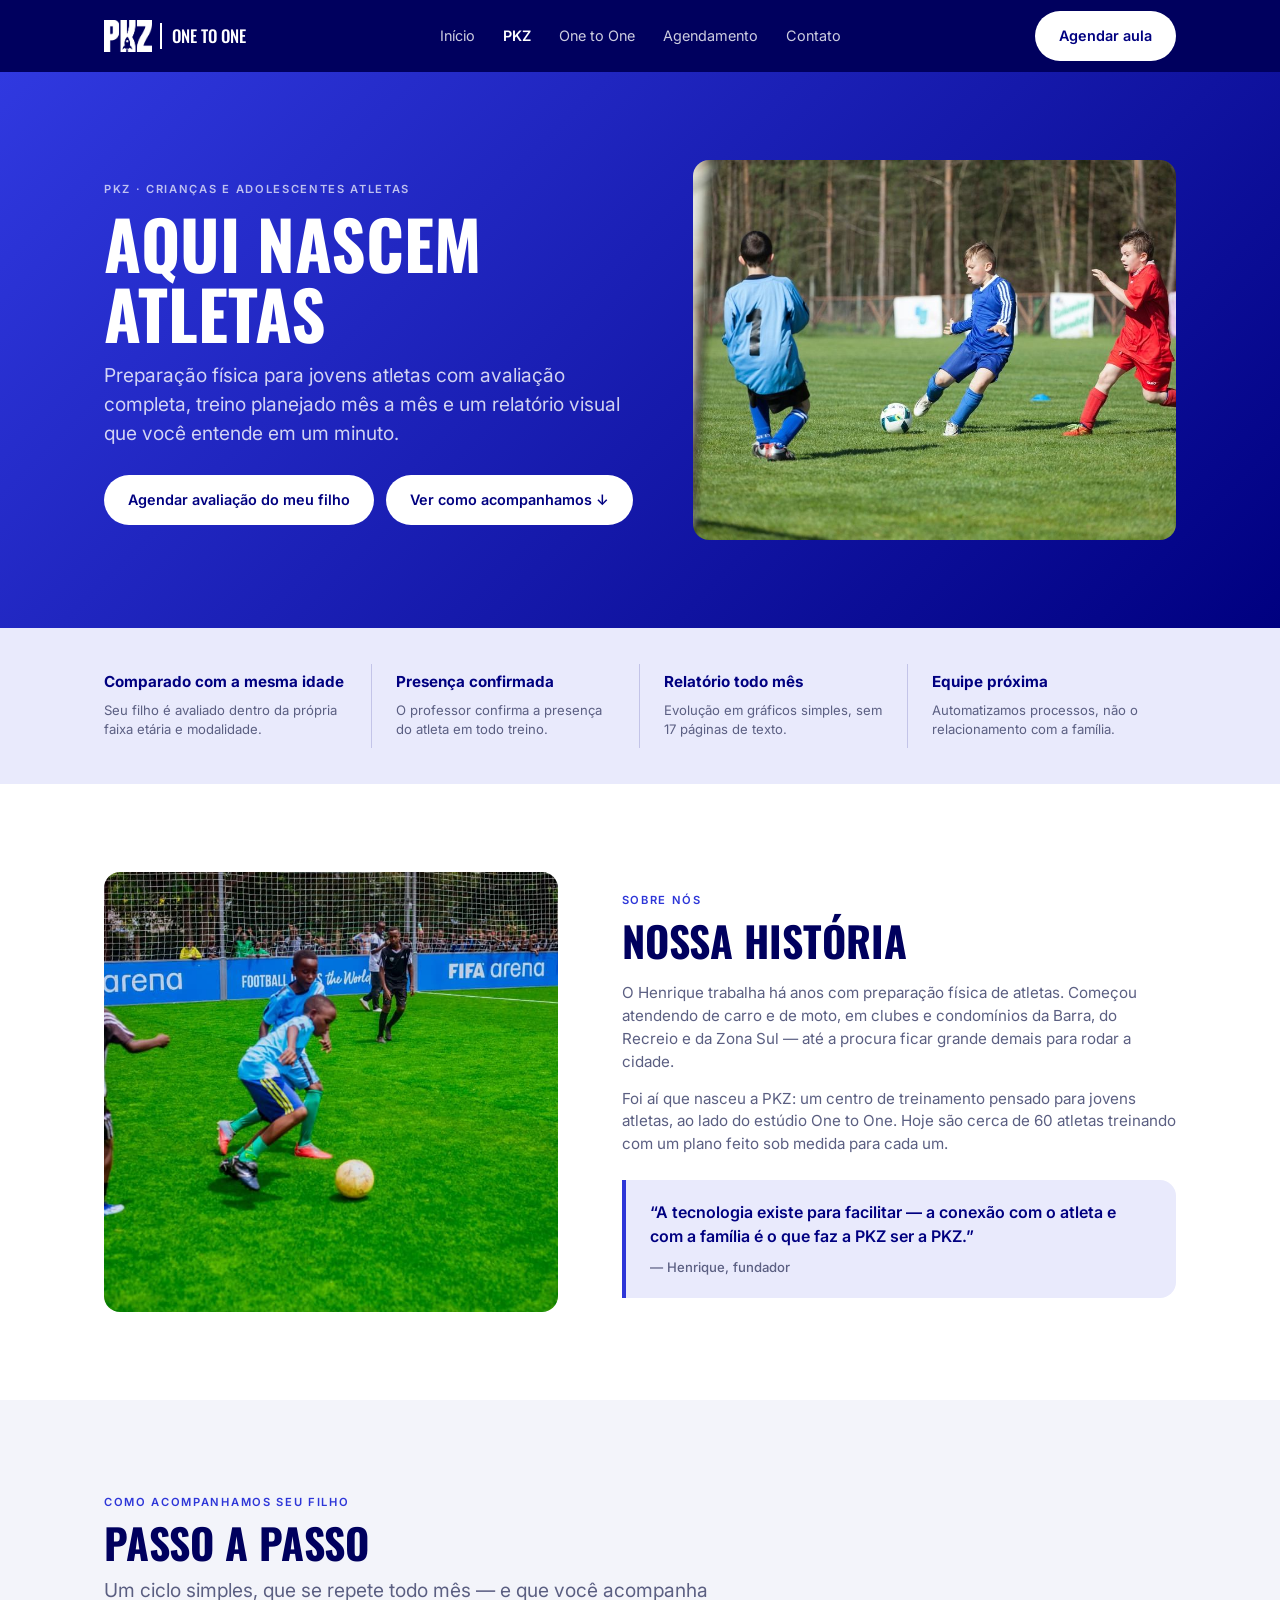
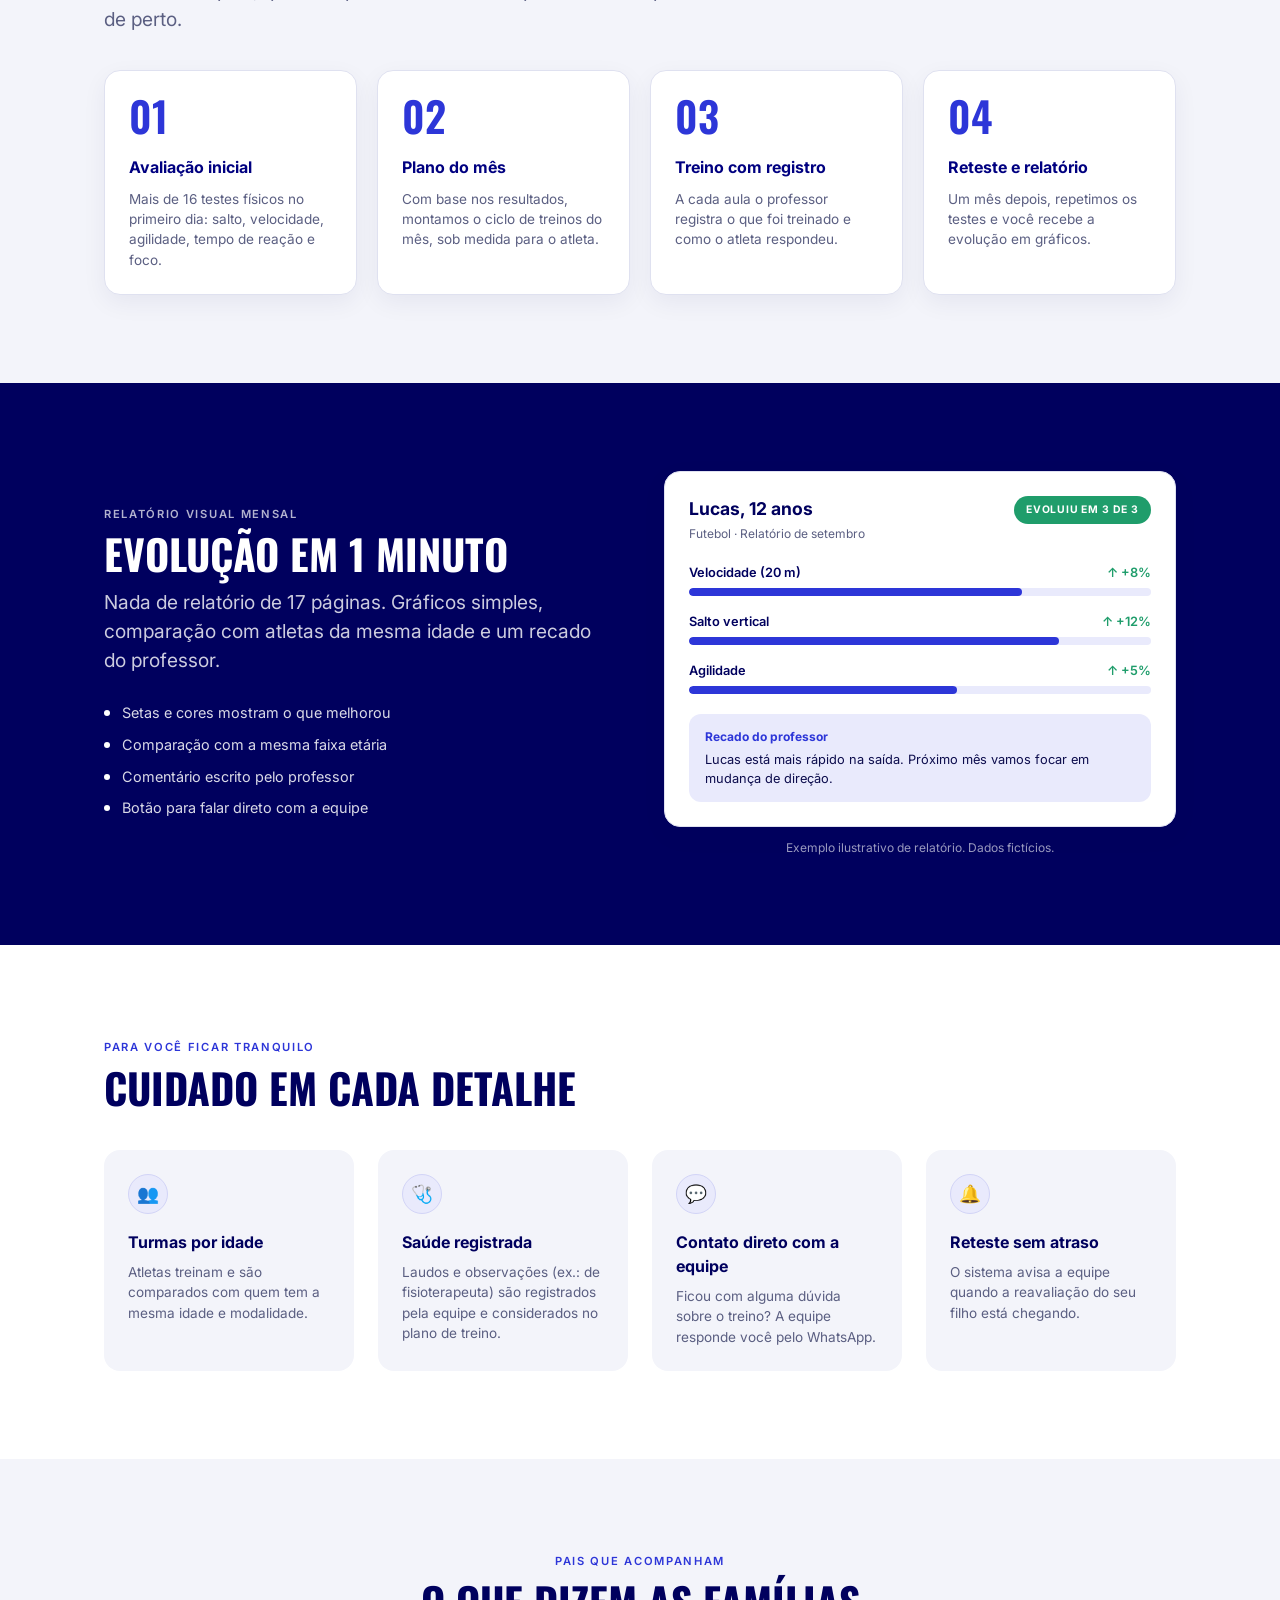
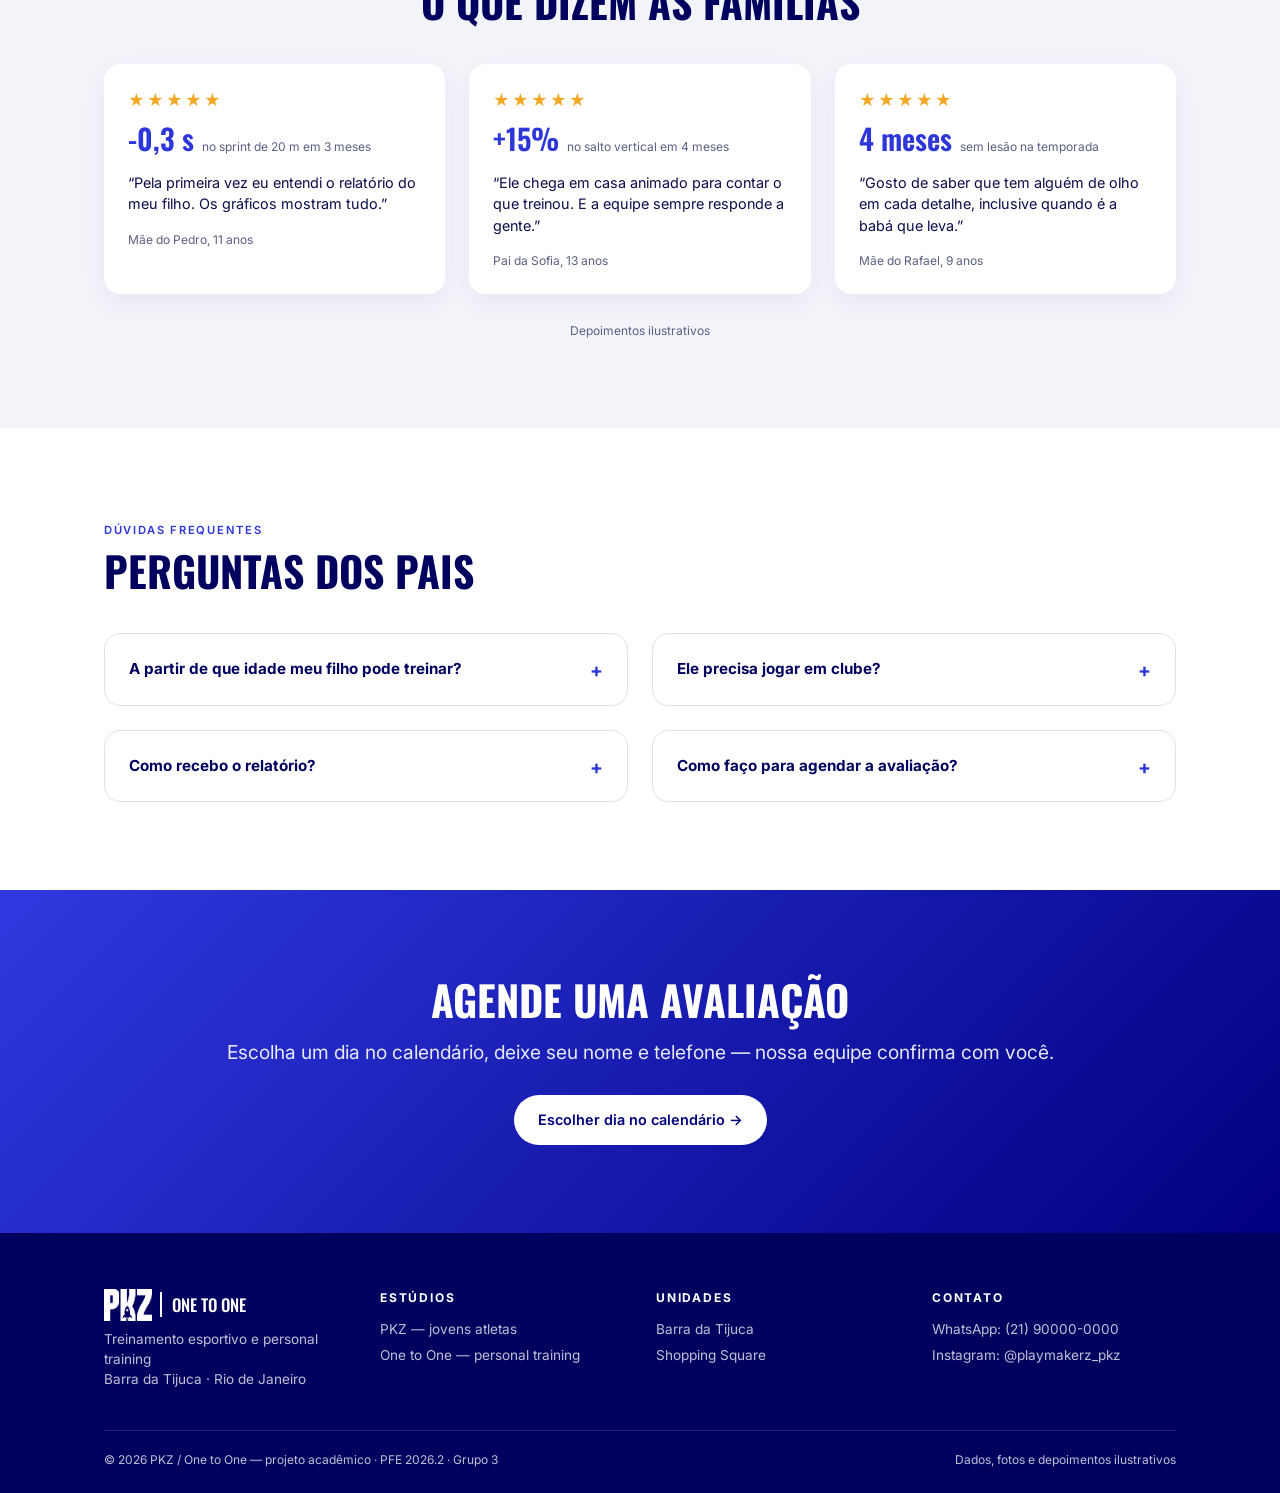
<file: pkz.html>
<!DOCTYPE html>
<html lang="pt-BR">
<head>
  <meta charset="UTF-8">
  <meta name="viewport" content="width=device-width, initial-scale=1.0">
  <title>PKZ — Aqui nascem atletas</title>
  <meta name="description" content="PKZ: preparação física para crianças e adolescentes atletas, com avaliação completa e relatório mensal para os pais.">
  <link rel="stylesheet" href="css/base.css">
  <link rel="stylesheet" href="css/pkz-joao.css">
  <link rel="stylesheet" href="css/pkz-kaue.css">
</head>
<body>

  <!-- Header — Leonardo (igual em todas as páginas) -->
  <header class="header">
    <div class="container header-conteudo">
      <a href="index.html" class="logo"><img src="img/logo-pkz.png" alt="PKZ"><span>ONE TO ONE</span></a>
      <button class="menu-botao" aria-label="Abrir menu" aria-expanded="false">☰</button>
      <nav class="menu">
        <a href="index.html">Início</a>
        <a href="pkz.html" class="ativo" aria-current="page">PKZ</a>
        <a href="onetoone.html">One to One</a>
        <a href="agendamento.html">Agendamento</a>
        <a href="#contato">Contato</a>
      </nav>
      <a href="agendamento.html" class="botao botao-claro">Agendar aula</a>
    </div>
  </header>
  <!-- fim Header -->

  <main>

    <!-- ==================================================
         PARTE DO JOÃO — só o João edita daqui até o "FIM DA PARTE DO JOÃO"
         CSS: css/pkz-joao.css
         ================================================== -->

    <!-- Hero — João -->
    <section id="hero" class="secao secao-pkz">
      <div class="container hero-conteudo">
        <div class="hero-texto">
          <p class="etiqueta">PKZ · CRIANÇAS E ADOLESCENTES ATLETAS</p>
          <h1>AQUI NASCEM ATLETAS</h1>
          <p class="subtitulo">Preparação física para jovens atletas com avaliação completa, treino planejado mês a mês e um relatório visual que você entende em um minuto.</p>
          <div class="hero-acoes">
            <a class="botao botao-claro" href="agendamento.html">Agendar avaliação do meu filho</a>
            <a class="botao botao-claro" href="#como-funciona">Ver como acompanhamos ↓</a>
          </div>
        </div>
        <img class="foto hero-foto" src="img/pkz/hero-atletas.jpg" alt="Crianças disputando bola em um jogo de futebol" width="1024" height="683">
      </div>
    </section>
    <!-- fim Hero -->

    <!-- Faixa de confiança — João -->
    <section id="confianca">
      <div class="container confianca-grade">
        <article class="confianca-item">
          <h2>Comparado com a mesma idade</h2>
          <p>Seu filho é avaliado dentro da própria faixa etária e modalidade.</p>
        </article>
        <article class="confianca-item">
          <h2>Presença confirmada</h2>
          <p>O professor confirma a presença do atleta em todo treino.</p>
        </article>
        <article class="confianca-item">
          <h2>Relatório todo mês</h2>
          <p>Evolução em gráficos simples, sem 17 páginas de texto.</p>
        </article>
        <article class="confianca-item">
          <h2>Equipe próxima</h2>
          <p>Automatizamos processos, não o relacionamento com a família.</p>
        </article>
      </div>
    </section>
    <!-- fim Faixa de confiança -->

    <!-- Sobre nós — João -->
    <section id="sobre" class="secao">
      <div class="container sobre-conteudo">
        <img class="foto sobre-foto" src="img/pkz/sobre-atletas.jpg" alt="Jovens atletas em treino de futebol no campo" width="1080" height="720" loading="lazy" decoding="async">
        <div class="sobre-texto">
          <p class="etiqueta">SOBRE NÓS</p>
          <h2>NOSSA HISTÓRIA</h2>
          <p>O Henrique trabalha há anos com preparação física de atletas. Começou atendendo de carro e de moto, em clubes e condomínios da Barra, do Recreio e da Zona Sul — até a procura ficar grande demais para rodar a cidade.</p>
          <p>Foi aí que nasceu a PKZ: um centro de treinamento pensado para jovens atletas, ao lado do estúdio One to One. Hoje são cerca de 60 atletas treinando com um plano feito sob medida para cada um.</p>
          <blockquote>
            <p>“A tecnologia existe para facilitar — a conexão com o atleta e com a família é o que faz a PKZ ser a PKZ.”</p>
            <cite>— Henrique, fundador</cite>
          </blockquote>
        </div>
      </div>
    </section>
    <!-- fim Sobre nós -->

    <!-- Como funciona — João -->
    <section id="como-funciona" class="secao secao-clara">
      <div class="container">
        <header class="como-cabecalho">
          <p class="etiqueta">COMO ACOMPANHAMOS SEU FILHO</p>
          <h2>PASSO A PASSO</h2>
          <p class="subtitulo">Um ciclo simples, que se repete todo mês — e que você acompanha de perto.</p>
        </header>
        <ol class="etapas-grade">
          <li class="card etapa">
            <span class="numero">01</span>
            <h3>Avaliação inicial</h3>
            <p>Mais de 16 testes físicos no primeiro dia: salto, velocidade, agilidade, tempo de reação e foco.</p>
          </li>
          <li class="card etapa">
            <span class="numero">02</span>
            <h3>Plano do mês</h3>
            <p>Com base nos resultados, montamos o ciclo de treinos do mês, sob medida para o atleta.</p>
          </li>
          <li class="card etapa">
            <span class="numero">03</span>
            <h3>Treino com registro</h3>
            <p>A cada aula o professor registra o que foi treinado e como o atleta respondeu.</p>
          </li>
          <li class="card etapa">
            <span class="numero">04</span>
            <h3>Reteste e relatório</h3>
            <p>Um mês depois, repetimos os testes e você recebe a evolução em gráficos.</p>
          </li>
        </ol>
      </div>
    </section>
    <!-- fim Como funciona -->

    <!-- ==================== FIM DA PARTE DO JOÃO ==================== -->


    <!-- ==================================================
         PARTE DO KAUE — só o Kaue edita daqui até o "FIM DA PARTE DO KAUE"
         CSS: css/pkz-kaue.css
         ================================================== -->

    <!-- Prévia do relatório — Kaue -->
    <section id="relatorio" class="secao secao-escura">
      <div class="container grade-2">
        <div>
          <span class="etiqueta">Relatório visual mensal</span>
          <h2>Evolução em 1 minuto</h2>
          <p class="subtitulo">Nada de relatório de 17 páginas. Gráficos simples, comparação com atletas da mesma idade e um recado do professor.</p>
          <ul class="relatorio-lista">
            <li>Setas e cores mostram o que melhorou</li>
            <li>Comparação com a mesma faixa etária</li>
            <li>Comentário escrito pelo professor</li>
            <li>Botão para falar direto com a equipe</li>
          </ul>
        </div>

        <div>
          <div class="card relatorio-card">
            <div class="relatorio-topo">
              <div>
                <h3>Lucas, 12 anos</h3>
                <p>Futebol · Relatório de setembro</p>
              </div>
              <span class="relatorio-selo">Evoluiu em 3 de 3</span>
            </div>

            <div class="relatorio-item">
              <div class="relatorio-legenda">
                <span>Velocidade (20 m)</span>
                <span class="relatorio-melhora">↑ +8%</span>
              </div>
              <div class="relatorio-barra"><div style="width: 72%"></div></div>
            </div>

            <div class="relatorio-item">
              <div class="relatorio-legenda">
                <span>Salto vertical</span>
                <span class="relatorio-melhora">↑ +12%</span>
              </div>
              <div class="relatorio-barra"><div style="width: 80%"></div></div>
            </div>

            <div class="relatorio-item">
              <div class="relatorio-legenda">
                <span>Agilidade</span>
                <span class="relatorio-melhora">↑ +5%</span>
              </div>
              <div class="relatorio-barra"><div style="width: 58%"></div></div>
            </div>

            <div class="relatorio-recado">
              <strong>Recado do professor</strong>
              <p>Lucas está mais rápido na saída. Próximo mês vamos focar em mudança de direção.</p>
            </div>
          </div>
          <p class="relatorio-aviso">Exemplo ilustrativo de relatório. Dados fictícios.</p>
        </div>
      </div>
    </section>
    <!-- fim Prévia do relatório -->

    <!-- Cuidado e segurança — Kaue -->
    <section id="cuidado" class="secao">
      <div class="container">
        <span class="etiqueta">Para você ficar tranquilo</span>
        <h2>Cuidado em cada detalhe</h2>

        <div class="grade-4 cuidado-cards">
          <div class="card">
            <span class="cuidado-icone" aria-hidden="true">👥</span>
            <h3>Turmas por idade</h3>
            <p>Atletas treinam e são comparados com quem tem a mesma idade e modalidade.</p>
          </div>
          <div class="card">
            <span class="cuidado-icone" aria-hidden="true">🩺</span>
            <h3>Saúde registrada</h3>
            <p>Laudos e observações (ex.: de fisioterapeuta) são registrados pela equipe e considerados no plano de treino.</p>
          </div>
          <div class="card">
            <span class="cuidado-icone" aria-hidden="true">💬</span>
            <h3>Contato direto com a equipe</h3>
            <p>Ficou com alguma dúvida sobre o treino? A equipe responde você pelo WhatsApp.</p>
          </div>
          <div class="card">
            <span class="cuidado-icone" aria-hidden="true">🔔</span>
            <h3>Reteste sem atraso</h3>
            <p>O sistema avisa a equipe quando a reavaliação do seu filho está chegando.</p>
          </div>
        </div>
      </div>
    </section>
    <!-- fim Cuidado e segurança -->

    <!-- Depoimentos de pais — Kaue -->
    <section id="depoimentos" class="secao secao-clara">
      <div class="container">
        <div class="depoimentos-titulo">
          <span class="etiqueta">Pais que acompanham</span>
          <h2>O que dizem as famílias</h2>
        </div>

        <div class="grade-3">
          <div class="card">
            <div class="estrelas">★★★★★</div>
            <div class="depoimentos-destaque">
              <span class="numero">-0,3 s</span>
              <span>no sprint de 20 m em 3 meses</span>
            </div>
            <p class="depoimentos-texto">“Pela primeira vez eu entendi o relatório do meu filho. Os gráficos mostram tudo.”</p>
            <p class="depoimentos-autor">Mãe do Pedro, 11 anos</p>
          </div>
          <div class="card">
            <div class="estrelas">★★★★★</div>
            <div class="depoimentos-destaque">
              <span class="numero">+15%</span>
              <span>no salto vertical em 4 meses</span>
            </div>
            <p class="depoimentos-texto">“Ele chega em casa animado para contar o que treinou. E a equipe sempre responde a gente.”</p>
            <p class="depoimentos-autor">Pai da Sofia, 13 anos</p>
          </div>
          <div class="card">
            <div class="estrelas">★★★★★</div>
            <div class="depoimentos-destaque">
              <span class="numero">4 meses</span>
              <span>sem lesão na temporada</span>
            </div>
            <p class="depoimentos-texto">“Gosto de saber que tem alguém de olho em cada detalhe, inclusive quando é a babá que leva.”</p>
            <p class="depoimentos-autor">Mãe do Rafael, 9 anos</p>
          </div>
        </div>

        <p class="depoimentos-aviso">Depoimentos ilustrativos</p>
      </div>
    </section>
    <!-- fim Depoimentos de pais -->

    <!-- Perguntas frequentes — Kaue -->
    <section id="faq" class="secao">
      <div class="container">
        <span class="etiqueta">Dúvidas frequentes</span>
        <h2>Perguntas dos pais</h2>

        <div class="grade-2 faq-lista">
          <details class="card">
            <summary>A partir de que idade meu filho pode treinar?</summary>
            <p>Atendemos crianças e adolescentes, sempre avaliados dentro da própria faixa etária.</p>
          </details>
          <details class="card">
            <summary>Ele precisa jogar em clube?</summary>
            <p>Não. A PKZ atende quem já compete e quem quer começar a evoluir no esporte.</p>
          </details>
          <details class="card">
            <summary>Como recebo o relatório?</summary>
            <p>Todo mês, em formato visual, com gráficos e um comentário do professor.</p>
          </details>
          <details class="card">
            <summary>Como faço para agendar a avaliação?</summary>
            <p>Escolha um dia no calendário do site e deixe seu nome e telefone. A equipe confirma pelo WhatsApp.</p>
          </details>
        </div>
      </div>
    </section>
    <!-- fim Perguntas frequentes -->

    <!-- Chamada para agendar — Kaue -->
    <section id="agendar" class="secao secao-pkz">
      <div class="container">
        <h2>Agende uma avaliação</h2>
        <p class="subtitulo">Escolha um dia no calendário, deixe seu nome e telefone — nossa equipe confirma com você.</p>
        <a href="agendamento.html" class="botao botao-claro">Escolher dia no calendário →</a>
      </div>
    </section>
    <!-- fim Chamada para agendar -->

    <!-- ==================== FIM DA PARTE DO KAUE ==================== -->

  </main>

  <!-- Footer — Leonardo (igual em todas as páginas) -->
  <footer class="footer" id="contato">
    <div class="container">
      <div class="footer-colunas">
        <div>
          <a href="index.html" class="logo"><img src="img/logo-pkz.png" alt="PKZ"><span>ONE TO ONE</span></a>
          <p>Treinamento esportivo e personal training</p>
          <p>Barra da Tijuca · Rio de Janeiro</p>
        </div>
        <div>
          <h3>Estúdios</h3>
          <ul>
            <li><a href="pkz.html">PKZ — jovens atletas</a></li>
            <li><a href="onetoone.html">One to One — personal training</a></li>
          </ul>
        </div>
        <div>
          <h3>Unidades</h3>
          <ul>
            <li>Barra da Tijuca</li>
            <li>Shopping Square</li>
          </ul>
        </div>
        <div>
          <h3>Contato</h3>
          <ul>
            <li>WhatsApp: (21) 90000-0000</li>
            <li>Instagram: @playmakerz_pkz</li>
          </ul>
        </div>
      </div>
      <div class="footer-final">
        <p>© 2026 PKZ / One to One — projeto acadêmico · PFE 2026.2 · Grupo 3</p>
        <p>Dados, fotos e depoimentos ilustrativos</p>
      </div>
    </div>
  </footer>
  <!-- fim Footer -->

  <script src="js/base.js"></script>
</body>
</html>
</file>
<file: css/base.css>
/* =========================================
   BASE — compartilhado por todas as páginas
   Só o Leonardo edita este arquivo.
   Precisa de alguma mudança aqui? Fala com ele.
   ========================================= */

@import url("https://fonts.googleapis.com/css2?family=Inter:wght@400;500;600;700&family=Oswald:wght@500;600;700&display=swap");

/* ---------- Cores e medidas ---------- */
:root {
  /* azul do logo da PKZ */
  --azul-marinho: #000080;
  --azul-escuro: #00005e;

  /* PKZ: azul mais vivo */
  --azul-pkz: #2d36d8;
  --gradiente-pkz: linear-gradient(135deg, #3039e0 0%, #000080 100%);

  /* One to One: azul mais sóbrio */
  --azul-onetoone: #0b0b6e;
  --gradiente-onetoone: linear-gradient(135deg, #1c1c8a 0%, #00005e 100%);

  --branco: #ffffff;
  --fundo-claro: #f3f4fa;
  --lilas: #e9eafc;
  --texto: #0d0d4d;
  --texto-suave: #5b5f82;
  --borda: #dfe1f0;

  /* disponibilidade do agendamento */
  --verde: #1f9d6b;
  --laranja: #d98a00;
  --vermelho: #d83a3a;
  --cinza: #5f6480;

  --fonte-titulo: "Oswald", sans-serif;
  --fonte-texto: "Inter", sans-serif;

  --raio: 16px;
  --largura-max: 1120px;
}

/* ---------- Reset ---------- */
*,
*::before,
*::after {
  margin: 0;
  padding: 0;
  box-sizing: border-box;
}

html {
  scroll-behavior: smooth;
}

body {
  font-family: var(--fonte-texto);
  color: var(--texto);
  background: var(--branco);
  line-height: 1.5;
}

img {
  max-width: 100%;
  display: block;
}

a {
  color: inherit;
  text-decoration: none;
}

ul {
  list-style: none;
}

button,
input,
select {
  font: inherit;
}

/* ---------- Classes de uso geral ---------- */
.container {
  width: 100%;
  max-width: var(--largura-max);
  margin: 0 auto;
  padding: 0 24px;
}

.secao {
  padding: 88px 0;
}

.secao-clara {
  background: var(--fundo-claro);
}

.secao-escura {
  background: var(--azul-escuro);
  color: var(--branco);
}

/* fundos em gradiente de cada marca (texto branco) */
.secao-pkz {
  background: var(--gradiente-pkz);
  color: var(--branco);
}

.secao-onetoone {
  background: var(--gradiente-onetoone);
  color: var(--branco);
}

h1,
h2,
.titulo {
  font-family: var(--fonte-titulo);
  font-weight: 700;
  text-transform: uppercase;
  line-height: 1.05;
}

h1 {
  font-size: clamp(2.6rem, 6vw, 4.2rem);
}

h2 {
  font-size: clamp(2rem, 4vw, 2.6rem);
  color: var(--azul-escuro);
}

.secao-escura h2,
.secao-pkz h2,
.secao-onetoone h2 {
  color: var(--branco);
}

/* subtítulo grande logo abaixo do título */
.subtitulo {
  font-size: 1.2rem;
  color: var(--texto-suave);
  margin-top: 12px;
  max-width: 560px;
}

.secao-escura .subtitulo,
.secao-pkz .subtitulo,
.secao-onetoone .subtitulo {
  color: rgba(255, 255, 255, 0.8);
}

/* etiqueta pequena em cima do título (ex.: SOBRE NÓS) */
.etiqueta {
  display: inline-block;
  font-size: 0.7rem;
  font-weight: 600;
  letter-spacing: 0.15em;
  text-transform: uppercase;
  color: var(--azul-pkz);
  margin-bottom: 10px;
}

.secao-escura .etiqueta,
.secao-pkz .etiqueta,
.secao-onetoone .etiqueta {
  color: rgba(255, 255, 255, 0.7);
}

/* área reservada para foto ou vídeo do cliente */
.foto {
  display: flex;
  align-items: center;
  justify-content: center;
  min-height: 240px;
  border-radius: var(--raio);
  background: var(--gradiente-pkz);
  color: rgba(255, 255, 255, 0.85);
  font-size: 0.7rem;
  font-weight: 600;
  letter-spacing: 0.1em;
  text-transform: uppercase;
  text-align: center;
  padding: 16px;
}

/* quando a foto real entra, a imagem preenche a área sem distorcer */
img.foto {
  display: block;
  width: 100%;
  height: 100%;
  padding: 0;
  object-fit: cover;
}

/* ---------- Grades e cards (podem usar em qualquer página) ---------- */
.grade-2,
.grade-3,
.grade-4 {
  display: grid;
  gap: 24px;
}

.grade-2 {
  grid-template-columns: repeat(2, 1fr);
}

.grade-3 {
  grid-template-columns: repeat(3, 1fr);
}

.grade-4 {
  grid-template-columns: repeat(4, 1fr);
}

/* card branco com sombra leve */
.card {
  background: var(--branco);
  border: 1px solid var(--borda);
  border-radius: var(--raio);
  padding: 24px;
  box-shadow: 0 8px 24px rgba(0, 0, 80, 0.06);
}

.card h3 {
  font-size: 1rem;
  color: var(--azul-escuro);
  margin-bottom: 8px;
}

.card p {
  font-size: 0.85rem;
  color: var(--texto-suave);
}

/* etiqueta em formato de pílula (ex.: TODAS AS IDADES, FUTEVÔLEI) */
.pilula {
  display: inline-block;
  padding: 4px 12px;
  border-radius: 999px;
  background: var(--lilas);
  color: var(--azul-marinho);
  font-size: 0.7rem;
  font-weight: 600;
  letter-spacing: 0.08em;
  text-transform: uppercase;
}

.estrelas {
  color: #f5a623;
  letter-spacing: 2px;
}

/* número grande (ex.: 140+, 4,9) */
.numero,
.card .numero {
  font-family: var(--fonte-titulo);
  font-size: 2.6rem;
  font-weight: 600;
  line-height: 1;
}

/* ---------- Botões ---------- */
.botao {
  display: inline-block;
  padding: 12px 22px;
  border: 2px solid transparent;
  border-radius: 999px;
  font-size: 0.9rem;
  font-weight: 600;
  cursor: pointer;
  transition: transform 0.2s, opacity 0.2s;
}

.botao:hover {
  transform: translateY(-2px);
  opacity: 0.9;
}

/* sobre fundo escuro: botão branco com texto azul */
.botao-claro {
  background: var(--branco);
  color: var(--azul-marinho);
}

/* sobre fundo claro: botão azul com texto branco */
.botao-escuro {
  background: var(--azul-marinho);
  color: var(--branco);
}

/* ---------- Header ---------- */
.header {
  position: sticky;
  top: 0;
  z-index: 100;
  background: var(--azul-escuro);
  color: var(--branco);
}

/* versão branca, usada nas páginas de agendamento */
.header-claro {
  background: var(--branco);
  color: var(--azul-marinho);
  border-bottom: 1px solid var(--borda);
}

.header-conteudo {
  display: flex;
  align-items: center;
  justify-content: space-between;
  gap: 24px;
  height: 72px;
}

/* logo oficial da PKZ + "ONE TO ONE" em texto (o One to One ainda não tem logo próprio) */
.logo {
  display: inline-flex;
  align-items: center;
  font-family: var(--fonte-titulo);
  font-size: 1.3rem;
  font-weight: 700;
  white-space: nowrap;
}

.logo span {
  font-weight: 500;
  font-size: 1.05rem;
  margin-left: 8px;
  padding-left: 10px;
  border-left: 2px solid currentColor;
}

.logo img {
  height: 32px;
  width: auto;
}

/* em fundo escuro o logo fica branco */
.header .logo img,
.footer .logo img {
  filter: brightness(0) invert(1);
}

/* no header claro ele volta para o azul original */
.header-claro .logo img {
  filter: none;
}

.menu {
  display: flex;
  gap: 28px;
  font-size: 0.9rem;
}

.menu a {
  opacity: 0.8;
}

.menu a:hover,
.menu a.ativo {
  opacity: 1;
  font-weight: 600;
}

/* botão ☰ só aparece no celular */
.menu-botao {
  display: none;
  background: none;
  border: none;
  color: inherit;
  font-size: 1.6rem;
  cursor: pointer;
}

/* ---------- Footer ---------- */
.footer {
  background: var(--azul-escuro);
  color: rgba(255, 255, 255, 0.75);
  padding: 56px 0 24px;
  font-size: 0.85rem;
}

.footer-colunas {
  display: grid;
  grid-template-columns: repeat(4, 1fr);
  gap: 32px;
}

.footer .logo {
  color: var(--branco);
  display: inline-flex;
  margin-bottom: 8px;
}

.footer h3 {
  color: var(--branco);
  font-size: 0.75rem;
  letter-spacing: 0.15em;
  text-transform: uppercase;
  margin-bottom: 12px;
}

.footer li {
  margin-bottom: 6px;
}

.footer a:hover {
  color: var(--branco);
}

.footer-final {
  display: flex;
  justify-content: space-between;
  gap: 16px;
  margin-top: 40px;
  padding-top: 20px;
  border-top: 1px solid rgba(255, 255, 255, 0.12);
  font-size: 0.75rem;
}

/* ---------- Celular ---------- */
@media (max-width: 900px) {
  .grade-3,
  .grade-4 {
    grid-template-columns: repeat(2, 1fr);
  }
}

@media (max-width: 800px) {
  .header-conteudo {
    position: relative;
    gap: 12px;
  }

  .menu-botao {
    display: block;
    order: 3;
  }

  /* menu vira uma lista embaixo do header */
  .menu {
    display: none;
    position: absolute;
    top: 72px;
    left: 0;
    right: 0;
    flex-direction: column;
    gap: 0;
    background: var(--azul-escuro);
    padding: 8px 24px 16px;
  }

  .header-claro .menu {
    background: var(--branco);
    border-bottom: 1px solid var(--borda);
  }

  .menu-aberto .menu {
    display: flex;
  }

  .menu a {
    padding: 12px 0;
    border-bottom: 1px solid rgba(128, 128, 160, 0.2);
  }

  .header .botao {
    padding: 10px 16px;
    margin-left: auto;
  }

  .grade-2,
  .grade-3,
  .grade-4 {
    grid-template-columns: 1fr;
  }

  .secao {
    padding: 64px 0;
  }

  .footer-colunas {
    grid-template-columns: 1fr 1fr;
  }

  .footer-final {
    flex-direction: column;
  }
}

/* celular pequeno */
@media (max-width: 420px) {
  .footer-colunas {
    grid-template-columns: 1fr;
  }

  .header .botao {
    font-size: 0.8rem;
    padding: 8px 12px;
    white-space: nowrap;
  }
}

/* celular bem estreito (320px): logo menor pra caber logo + botão + ☰ */
@media (max-width: 360px) {
  .container {
    padding: 0 16px;
  }

  .header-conteudo {
    gap: 8px;
  }

  .header .logo img {
    height: 26px;
  }

  .header .logo span {
    font-size: 0.9rem;
    margin-left: 6px;
    padding-left: 8px;
  }
}
</file>
<file: css/index.css>
/* index.css — Pedro Henrique (só a Home; não altera o base.css) */

/* ---------- Hero ---------- */
.hero {
	/* 72px = altura do header sticky */
	min-height: calc(100vh - 72px);
	min-height: calc(100svh - 72px);
	display: flex;
	flex-direction: column;
	justify-content: center;
	position: relative;
	padding: 4rem 0 5rem;
}
.hero-conteudo {
	display: grid;
	grid-template-columns: 1.1fr 0.9fr;
	gap: 3rem;
	align-items: center;
}
.hero h1 {
	font-size: clamp(2.6rem, 7vw, 5.5rem);
	margin: 0.5rem 0 1.25rem;
}
.hero .subtitulo { max-width: 34rem; }
.hero-botoes {
	display: flex;
	flex-wrap: wrap;
	gap: 0.75rem;
	margin-top: 2rem;
}
.hero-foto { min-height: 24rem; height: 100%; object-position: 12% center; }
.hero-rolar {
	position: absolute;
	bottom: 1.5rem;
	left: 0;
	right: 0;
	text-align: center;
	font-size: 0.9rem;
	opacity: 0.85;
}

/* ---------- Números ---------- */
.numeros { padding: 3rem 0; }
.numero-item {
	display: flex;
	flex-direction: column;
	align-items: center;
	text-align: center;
	gap: 0.5rem;
}
.numero-item .numero { font-size: clamp(2.5rem, 5vw, 3.75rem); }
.numero-legenda { font-size: 0.9rem; opacity: 0.85; max-width: 14rem; }

/* ---------- Escolha seu caminho ---------- */
.estudios-cabecalho { text-align: center; margin-bottom: 2.5rem; }
.estudios-cabecalho .subtitulo { margin-left: auto; margin-right: auto; }

.estudio-card {
	position: relative;
	overflow: hidden;
	min-height: 30rem;
	padding: 2.25rem;
	border-radius: var(--raio);
	color: var(--branco);
	display: flex;
	flex-direction: column;
	align-items: flex-start;
}
.estudio-pkz { background: var(--gradiente-pkz); }
.estudio-onetoone { background: var(--gradiente-onetoone); }

/* a etiqueta do base é azul; dentro do card (fundo azul) precisa ser clara */
.estudio-card .etiqueta { color: rgba(255, 255, 255, 0.75); }
.estudio-card h3 {
	font-family: var(--fonte-titulo);
	font-size: clamp(2.25rem, 5vw, 3.25rem);
	font-weight: 700;
	line-height: 1;
	margin: 0.25rem 0 1rem;
}
.estudio-card ul {
	margin: 1.25rem 0 2rem;
	display: grid;
	gap: 0.6rem;
}
.estudio-card li::before { content: "✓ "; font-weight: 700; }
.estudio-card .botao { margin-top: auto; }

/* Extra: frase que aparece no hover (só CSS) */
.estudio-frase {
	position: absolute;
	inset: 0;
	display: flex;
	align-items: center;
	justify-content: center;
	padding: 2rem;
	text-align: center;
	font-family: var(--fonte-titulo);
	font-size: clamp(1.75rem, 4vw, 2.5rem);
	text-transform: uppercase;
	background: rgba(0, 0, 80, 0.7);
	opacity: 0;
	pointer-events: none;
	transition: opacity 0.25s ease;
}
.estudio-card:hover .estudio-frase,
.estudio-card:focus-within .estudio-frase { opacity: 1; }

/* ---------- Celular ---------- */
@media (max-width: 800px) {
	.hero { padding: 3rem 0 5rem; }
	.hero-conteudo { grid-template-columns: 1fr; }
	.hero-foto { min-height: 14rem; }
	/* números em 2 colunas (o base deixaria uma embaixo da outra) */
	.numeros .grade-4 { grid-template-columns: repeat(2, 1fr); }
	.estudio-card { min-height: 0; padding: 1.75rem; }
	.estudio-card .botao { margin-top: 0; }
}
/* botões do hero um embaixo do outro, com a mesma largura (igual à página da PKZ) */
@media (max-width: 640px) {
	.hero-botoes { flex-direction: column; }
	.hero-botoes .botao { text-align: center; }
}
@media (prefers-reduced-motion: reduce) {
	.estudio-frase { transition: none; }
}
</file>
<file: css/agendamento.css>
/* Agendamento — David */

#calendario {
    padding: 64px 0 80px;
    background:
        radial-gradient(ellipse at 9% 5%, rgba(45, 54, 216, 0.08), transparent 34%),
        var(--fundo-claro);
}

.agendamento-layout {
    display: grid;
    grid-template-columns: minmax(0, 1.8fr) minmax(260px, 0.82fr);
    align-items: start;
    gap: 24px;
}

.calendario-card,
.info-card {
    border: 1px solid var(--borda);
    border-radius: 8px;
    background: var(--branco);
    box-shadow: 0 8px 24px rgba(0, 0, 80, 0.06);
}

.calendario-card {
    min-width: 0;
    padding: 32px;
}

.calendario-card .etiqueta,
.modal-card .etiqueta {
    margin-bottom: 8px;
}

.calendario-card h1 {
    color: var(--azul-marinho);
    font-size: 2.6rem;
}

.calendario-intro,
.modal-intro {
    margin-top: 10px;
    color: var(--texto-suave);
    font-size: 0.92rem;
}

.filtro-estudios {
    display: flex;
    flex-wrap: wrap;
    gap: 8px;
    margin-top: 24px;
}

.filtro-botao,
.opcao-estudio {
    min-height: 40px;
    padding: 8px 16px;
    border: 1px solid var(--borda);
    border-radius: 999px;
    background: var(--branco);
    color: var(--texto);
    font-size: 0.82rem;
    font-weight: 600;
    cursor: pointer;
    transition: background 0.16s, color 0.16s, border-color 0.16s;
}

.filtro-botao:hover,
.opcao-estudio:hover:not(:disabled) {
    border-color: var(--azul-pkz);
}

.filtro-botao.ativo,
.opcao-estudio.ativo {
    border-color: var(--azul-marinho);
    background: var(--azul-marinho);
    color: var(--branco);
}

.calendario-navegacao {
    display: grid;
    grid-template-columns: minmax(95px, 1fr) auto minmax(95px, 1fr);
    align-items: center;
    gap: 8px;
    margin: 28px 0 16px;
}

.calendario-navegacao h2 {
    margin: 0;
    color: var(--azul-marinho);
    font-family: var(--fonte-texto);
    font-size: 1.1rem;
    font-weight: 700;
    text-align: center;
    text-transform: none;
}

.mes-controle {
    width: fit-content;
    min-height: 40px;
    padding: 6px 8px;
    border: 0;
    background: transparent;
    color: var(--azul-pkz);
    font-size: 0.82rem;
    font-weight: 600;
    cursor: pointer;
}

#mes-anterior { justify-self: start; }
#proximo-mes { justify-self: end; }

.calendario-grade {
    display: grid;
    grid-template-columns: repeat(7, minmax(0, 1fr));
    gap: 6px;
    text-align: center;
}

.calendario-grade[aria-label="Dias da semana"] {
    padding-bottom: 8px;
    color: var(--texto-suave);
    font-size: 0.7rem;
    font-weight: 700;
    text-transform: uppercase;
}

.dia-calendario {
    display: flex;
    min-width: 0;
    min-height: 82px;
    flex-direction: column;
    align-items: center;
    justify-content: flex-start;
    gap: 5px;
    padding: 8px 3px 6px;
    border: 1px solid var(--borda);
    border-radius: 6px;
    background: var(--branco);
    color: var(--texto);
    text-align: center;
}

button.dia-calendario {
    cursor: pointer;
    transition: border-color 0.15s, background 0.15s, transform 0.15s;
}

button.dia-calendario:hover:not(:disabled) {
    transform: translateY(-2px);
    border-color: var(--azul-pkz);
    background: #f7f7ff;
}

.dia-numero {
    font-size: 0.88rem;
    font-weight: 700;
    line-height: 1.2;
}

.dia-status {
    display: flex;
    align-items: center;
    justify-content: center;
    gap: 4px;
    color: var(--texto-suave);
    font-size: 0.58rem;
    line-height: 1.2;
    overflow-wrap: anywhere;
}

.status-ponto,
.legenda-ponto {
    width: 8px;
    height: 8px;
    flex: 0 0 8px;
    border-radius: 50%;
}

.ponto-livre { background: var(--verde); }
.ponto-poucos { background: var(--laranja); }
.ponto-lotado { background: var(--vermelho); }
.ponto-fechado { background: var(--cinza); }

.dia-calendario.fechado,
.dia-calendario.passado {
    background: #f0f1f5;
    color: #85889a;
}

.dia-calendario.passado { opacity: 0.62; }

.dia-calendario:disabled {
    cursor: not-allowed;
}

.dia-calendario.hoje {
    border-color: var(--azul-pkz);
    box-shadow: inset 0 0 0 1px var(--azul-pkz);
}

.dia-hoje {
    color: var(--azul-pkz);
    font-size: 0.56rem;
    font-weight: 700;
}

.dia-vazio {
    min-height: 82px;
}

.agenda-lateral {
    display: grid;
    gap: 16px;
}

.info-card {
    padding: 22px;
}

.info-card h2,
.contato-card h2 {
    margin-bottom: 16px;
    font-family: var(--fonte-texto);
    font-size: 1rem;
    font-weight: 700;
    line-height: 1.35;
    text-transform: none;
}

.passos-agendamento,
.legenda-disponibilidade {
    display: grid;
    gap: 14px;
}

.passos-agendamento li,
.legenda-disponibilidade li {
    display: flex;
    align-items: flex-start;
    gap: 10px;
    color: var(--texto-suave);
    font-size: 0.82rem;
}

.passos-agendamento li span {
    display: grid;
    width: 23px;
    height: 23px;
    flex: 0 0 23px;
    place-items: center;
    border-radius: 50%;
    background: var(--lilas);
    color: var(--azul-marinho);
    font-size: 0.72rem;
    font-weight: 700;
}

.legenda-disponibilidade li {
    align-items: center;
}

.contato-card {
    padding: 24px;
    border-radius: 8px;
    background: var(--azul-marinho);
    color: var(--branco);
}

.contato-card h2 {
    margin-bottom: 8px;
    color: var(--branco);
}

.contato-card p {
    margin-bottom: 18px;
    color: rgba(255, 255, 255, 0.82);
    font-size: 0.82rem;
}

.contato-card .botao {
    display: inline-flex;
    align-items: center;
    justify-content: center;
    padding: 10px 16px;
    font-size: 0.8rem;
    text-align: center;
}

.modal-overlay {
    position: fixed;
    z-index: 1000;
    inset: 0;
    display: grid;
    overflow-y: auto;
    place-items: center;
    padding: 24px;
    background: rgba(8, 9, 38, 0.68);
}

.modal-overlay[hidden] {
    display: none;
}

.modal-card {
    position: relative;
    width: min(100%, 620px);
    max-height: calc(100vh - 48px);
    overflow-y: auto;
    padding: 32px;
    border-radius: 8px;
    background: var(--branco);
    box-shadow: 0 24px 70px rgba(0, 0, 40, 0.3);
}

.modal-card h2 {
    padding-right: 28px;
    color: var(--azul-marinho);
    font-size: 1.7rem;
    text-transform: capitalize;
}

.modal-fechar {
    position: absolute;
    top: 14px;
    right: 16px;
    display: grid;
    width: 40px;
    height: 40px;
    place-items: center;
    border: 0;
    border-radius: 50%;
    background: transparent;
    color: var(--texto-suave);
    font-size: 1.8rem;
    cursor: pointer;
}

.modal-fechar:hover { background: var(--fundo-claro); }

#form-agendamento {
    display: grid;
    gap: 18px;
    margin-top: 24px;
}

.campo-formulario {
    display: grid;
    min-width: 0;
    gap: 7px;
    border: 0;
}

.campo-formulario label,
.campo-formulario legend {
    color: var(--texto);
    font-size: 0.82rem;
    font-weight: 700;
}

.campo-formulario input {
    width: 100%;
    min-height: 46px;
    padding: 10px 12px;
    border: 1px solid var(--borda);
    border-radius: 5px;
    outline: none;
    color: var(--texto);
}

.campo-formulario input:focus {
    border-color: var(--azul-pkz);
    box-shadow: 0 0 0 3px rgba(45, 54, 216, 0.12);
}

.campo-formulario.campo-invalido input,
.campo-formulario.campo-invalido .opcao-estudio,
.campo-formulario.campo-invalido .opcao-horario {
    border-color: var(--vermelho);
}

.mensagem-erro {
    min-height: 0;
    color: var(--vermelho);
    font-size: 0.75rem;
}

.mensagem-erro:not(:empty) { min-height: 1em; }

.opcoes-estudio {
    display: flex;
    flex-wrap: wrap;
    gap: 8px;
}

.opcao-estudio:disabled {
    opacity: 0.45;
    cursor: not-allowed;
}

.opcoes-horario {
    display: grid;
    grid-template-columns: repeat(4, minmax(0, 1fr));
    gap: 8px;
}

.opcao-horario {
    display: grid;
    min-height: 58px;
    align-content: center;
    gap: 2px;
    padding: 6px;
    border: 1px solid var(--borda);
    border-radius: 5px;
    background: var(--branco);
    color: var(--texto);
    cursor: pointer;
}

.opcao-horario strong { font-size: 0.82rem; }
.opcao-horario span { color: var(--verde); font-size: 0.66rem; }

.opcao-horario.ativo {
    border-color: var(--azul-marinho);
    background: var(--azul-marinho);
    color: var(--branco);
}

.opcao-horario.ativo span { color: var(--branco); }

.opcao-horario:disabled {
    background: #f0f1f5;
    color: #85889a;
    cursor: not-allowed;
    opacity: 0.72;
}

.opcao-horario:disabled span { color: var(--vermelho); }

.horario-ajuda {
    grid-column: 1 / -1;
    color: var(--texto-suave);
    font-size: 0.78rem;
}

.aviso-formulario {
    display: grid;
    gap: 4px;
    padding: 12px 14px;
    border: 1px solid rgba(216, 58, 58, 0.35);
    border-left: 4px solid var(--vermelho);
    border-radius: 5px;
    background: #fff4f4;
    color: #9f2525;
    font-size: 0.82rem;
}

.aviso-formulario[hidden] { display: none; }

.aviso-whatsapp {
    color: var(--texto-suave);
    font-size: 0.76rem;
}

.acoes-modal {
    display: flex;
    justify-content: flex-end;
    gap: 10px;
}

.acoes-modal .botao {
    display: inline-flex;
    min-height: 44px;
    align-items: center;
    justify-content: center;
    padding: 10px 16px;
    font-size: 0.8rem;
    text-align: center;
}

.botao-cancelar {
    border: 1px solid var(--borda);
    background: var(--branco);
    color: var(--texto);
}

.sr-only {
    position: absolute;
    width: 1px;
    height: 1px;
    overflow: hidden;
    clip: rect(0, 0, 0, 0);
    white-space: nowrap;
    clip-path: inset(50%);
}

@media (max-width: 900px) {
    .agendamento-layout { grid-template-columns: minmax(0, 1fr); }
    .agenda-lateral { grid-template-columns: repeat(2, minmax(0, 1fr)); }
    .contato-card { grid-column: 1 / -1; }
}

@media (max-width: 560px) {
    #calendario { padding: 40px 0 56px; }
    .calendario-card { padding: 20px 12px; }
    .calendario-card h1 { font-size: 2rem; }
    .calendario-intro { font-size: 0.82rem; }
    .calendario-navegacao { grid-template-columns: 1fr auto 1fr; gap: 0; }
    .calendario-navegacao h2 { font-size: 0.94rem; }
    .mes-controle { padding: 6px 2px; font-size: 0.72rem; }
    .calendario-grade { gap: 3px; }
    .calendario-grade[aria-label="Dias da semana"] { font-size: 0.58rem; }
    .dia-calendario { min-height: 72px; padding: 7px 1px 5px; }
    .dia-vazio { min-height: 72px; }
    .dia-status { flex-direction: column; gap: 2px; font-size: 0.52rem; }
    .agenda-lateral { grid-template-columns: minmax(0, 1fr); }
    .contato-card { grid-column: auto; }
    .modal-overlay { padding: 12px; }
    .modal-card { max-height: calc(100vh - 24px); padding: 26px 18px 20px; }
    .modal-card h2 { font-size: 1.45rem; }
    .opcoes-horario { grid-template-columns: repeat(4, minmax(0, 1fr)); gap: 5px; }
    .opcao-horario { min-height: 54px; padding: 4px 2px; }
    .opcao-horario strong { font-size: 0.74rem; }
    .opcao-horario span { font-size: 0.6rem; }
    .acoes-modal { flex-direction: column-reverse; }
    .acoes-modal .botao { width: 100%; }
}

/* celular bem estreito (320px): "horários" não quebra no meio da palavra */
@media (max-width: 360px) {
    .calendario-card { padding: 20px 8px; }
    .dia-status { font-size: 0.48rem; overflow-wrap: normal; }
}
</file>
<file: css/confirmado.css>
/* Confirmado — Arthur */

#confirmacao {
  min-height: calc(100vh - 72px);
  min-height: calc(100svh - 72px);
  display: flex;
  align-items: center;
}

#confirmacao .confirmacao-card {
  max-width: 560px;
  margin: 0 auto;
  padding: 48px 40px;
  text-align: center;
}

#confirmacao .confirmacao-icone {
  display: inline-flex;
  align-items: center;
  justify-content: center;
  width: 72px;
  height: 72px;
  border-radius: 50%;
  background: var(--verde);
  color: var(--branco);
  font-size: 2.2rem;
  font-weight: 700;
  margin-bottom: 24px;
}

#confirmacao h1 {
  font-size: clamp(2rem, 5vw, 2.6rem);
  color: var(--azul-escuro);
}

#confirmacao .confirmacao-texto {
  margin-top: 12px;
  color: var(--texto-suave);
}

#confirmacao .confirmacao-texto strong {
  color: var(--texto);
  white-space: nowrap;
}

#confirmacao .confirmacao-resumo {
  margin: 32px 0 24px;
  padding: 8px 24px;
  border-radius: 12px;
  background: var(--fundo-claro);
  text-align: left;
}

#confirmacao .confirmacao-resumo div {
  display: flex;
  justify-content: space-between;
  gap: 16px;
  padding: 14px 0;
  border-bottom: 1px solid var(--borda);
}

#confirmacao .confirmacao-resumo div:last-child {
  border-bottom: 0;
}

#confirmacao .confirmacao-resumo dt {
  color: var(--texto-suave);
  flex-shrink: 0;
}

#confirmacao .confirmacao-resumo dd {
  min-width: 0;
  font-weight: 700;
  text-align: right;
  overflow-wrap: anywhere;
  font-variant-numeric: tabular-nums;
}

#confirmacao .confirmacao-aviso {
  font-size: 0.9rem;
  color: var(--texto-suave);
  margin-bottom: 32px;
}

#confirmacao .confirmacao-botoes {
  display: flex;
  justify-content: center;
  flex-wrap: wrap;
  gap: 12px;
}

#confirmacao .confirmacao-botoes .botao {
  display: inline-flex;
  align-items: center;
  justify-content: center;
  min-height: 48px;
  white-space: nowrap;
}

#confirmacao .botao-whatsapp {
  background: var(--branco);
  color: var(--azul-marinho);
  border-color: var(--borda);
}

#confirmacao .botao-whatsapp:hover {
  background: var(--fundo-claro);
  border-color: var(--azul-marinho);
}

#confirmacao .botao:focus-visible {
  outline: 3px solid var(--azul-pkz);
  outline-offset: 4px;
}

@media (max-width: 560px) {
  #confirmacao .confirmacao-card {
    padding: 36px 20px;
  }

  #confirmacao .confirmacao-resumo {
    padding: 4px 16px;
  }

  #confirmacao .confirmacao-resumo div {
    gap: 12px;
    font-size: 0.85rem;
  }

  #confirmacao .confirmacao-botoes .botao {
    width: 100%;
    text-align: center;
  }
}

@media (prefers-reduced-motion: reduce) {
  #confirmacao .botao {
    transition: none;
    transform: none;
  }
}
</file>
<file: css/onetoone.css>
/* One to One — Santiago */

/* --- 1. Hero --- */
#hero .botao {
  margin-right: 12px;
  margin-bottom: 12px;
}

#hero .subtitulo {
  margin-bottom: 32px;
}

#hero .grade-3 {
  margin-top: 40px;
}

#hero .hero-numeros {
  gap: 24px;
  font-size: 0.9rem;
  color: rgba(255, 255, 255, 0.85);
}

#hero .hero-numeros .numero {
  display: block;
  margin-bottom: 6px;
  color: var(--branco);
}

/* ajustes finais: respiro entre título, textos e pílulas */
#sobre h2,
#modalidades h2,
#diferenciais h2,
#avaliacoes h2 {
  margin-top: 8px;
  margin-bottom: 20px;
}

#avaliacoes .card p {
  margin-bottom: 16px;
}

#avaliacoes .nota-geral {
  flex-wrap: wrap;
}

#avaliacoes .nota-geral p {
  flex-basis: 100%;
  color: var(--texto-suave);
}

#unidades .card p {
  margin-top: 8px;
}

/* --- 2. Sobre Nós --- */
#sobre p {
  margin-bottom: 16px; 
}

#sobre .pilula {
  margin-right: 8px;
  margin-bottom: 8px;
  margin-top: 8px;
}

/* --- 3. Modalidades --- */
#modalidades .card .foto {
  margin-bottom: 20px;
  min-height: 160px;
  height: 180px;
}

#modalidades .grade-4 {
  margin-top: 40px;
}

/* --- 4. Diferenciais --- */
#diferenciais .grade-4 {
  margin-top: 40px;
}

#diferenciais .numero {
  color: var(--branco);
  margin-bottom: 16px;
  display: block;
}

/* --- 5. Avaliações --- */
/* Revisão do protótipo: centraliza apenas o cabeçalho e a nota, preservando os cards. */
#avaliacoes > .container > .etiqueta {
  display: block;
  text-align: center;
}

#avaliacoes h2 {
  text-align: center;
}

#avaliacoes .nota-geral {
  display: flex;
  align-items: center;
  justify-content: center;
  text-align: center;
  gap: 16px;
  margin-top: 10px;
  margin-bottom: 8px;
}

#avaliacoes .nota-geral .numero {
  font-size: 3rem;
  color: var(--azul-escuro);
}

#avaliacoes .nota-geral .estrelas {
  font-size: 1.8rem; 
}

#avaliacoes .grade-3 {
  margin-top: 40px;
  margin-bottom: 16px;
}

#avaliacoes .card .estrelas {
  display: block;
  margin-bottom: 12px;
  font-size: 1.3rem;
}

#avaliacoes .card strong {
  display: block;
  margin-top: 16px;
  margin-bottom: 8px;
  color: var(--azul-escuro);
}

/* --- 6. Unidades --- */
#unidades h2 {
  margin-bottom: 40px;
}

#unidades .card .mapa {
  display: block;
  width: 100%;
  height: 240px;
  border: 0;
  border-radius: var(--raio);
  margin-bottom: 24px;
}

#unidades .card .botao {
  margin-top: 24px;
}

/* --- 7. Chamada final --- */
#agendar .container {
  text-align: center;
}

#agendar p {
  color: rgba(255, 255, 255, 0.85);
  margin: 16px auto 32px auto;
  max-width: 600px;
}

/* --- Ajustes gerais de celular --- */
@media (max-width: 800px) {
  #hero .grade-2,
  #sobre .grade-2 {
    gap: 40px;
  }

  #hero .hero-numeros {
    grid-template-columns: repeat(3, 1fr);
    gap: 12px;
  }

  #diferenciais .grade-4 {
    gap: 32px;
  }
}

/* botões do hero um embaixo do outro, com a mesma largura (igual à página da PKZ) */
@media (max-width: 640px) {
  #hero .hero-acoes {
    display: flex;
    flex-direction: column;
    gap: 12px;
    margin-bottom: 12px;
  }

  #hero .hero-acoes .botao {
    margin: 0;
    text-align: center;
  }
}
</file>
<file: css/pkz-joao.css>
/* PKZ — parte do João (hero, faixa de confiança, sobre nós, como funciona) */
/* começar cada regra pelo id da seção: #hero, #confianca, #sobre, #como-funciona */

#hero {
  padding: 88px 0;
}

#hero .hero-conteudo {
  display: grid;
  grid-template-columns: 1.05fr 0.95fr;
  align-items: center;
  gap: 56px;
}

#hero .hero-texto h1 {
  max-width: 560px;
}

#hero .subtitulo {
  max-width: 560px;
}

#hero .hero-acoes {
  display: flex;
  flex-wrap: wrap;
  gap: 12px;
  margin-top: 28px;
}

#hero .hero-foto {
  min-height: 380px;
  background: linear-gradient(145deg, rgba(255, 255, 255, 0.16), rgba(0, 0, 80, 0.2)), var(--azul-marinho);
}

#confianca {
  padding: 36px 0;
  background: var(--lilas);
}

#confianca .confianca-grade {
  display: grid;
  grid-template-columns: repeat(4, minmax(0, 1fr));
}

#confianca .confianca-item {
  padding: 8px 24px;
  border-right: 1px solid rgba(0, 0, 128, 0.16);
}

#confianca .confianca-item:first-child {
  padding-left: 0;
}

#confianca .confianca-item:last-child {
  padding-right: 0;
  border-right: 0;
}

#confianca .confianca-item h2 {
  margin-bottom: 8px;
  color: var(--azul-marinho);
  font-family: var(--fonte-texto);
  font-size: 0.95rem;
  font-weight: 700;
  line-height: 1.35;
  text-transform: none;
}

#confianca .confianca-item p {
  color: var(--texto-suave);
  font-size: 0.82rem;
}

#sobre .sobre-conteudo {
  display: grid;
  grid-template-columns: 0.9fr 1.1fr;
  align-items: center;
  gap: 64px;
}

#sobre .sobre-foto {
  min-height: 440px;
}

#sobre .sobre-texto h2 {
  margin-bottom: 20px;
}

#sobre .sobre-texto > p:not(.etiqueta) {
  margin-top: 14px;
  color: var(--texto-suave);
  font-size: 0.95rem;
}

#sobre .sobre-texto blockquote {
  margin-top: 24px;
  padding: 20px 24px;
  border-left: 4px solid var(--azul-pkz);
  border-radius: 0 var(--raio) var(--raio) 0;
  background: var(--lilas);
  color: var(--azul-marinho);
  font-weight: 600;
}

#sobre .sobre-texto cite {
  display: block;
  margin-top: 10px;
  color: var(--texto-suave);
  font-size: 0.82rem;
  font-style: normal;
  font-weight: 500;
}

#como-funciona .como-cabecalho {
  margin-bottom: 36px;
}

#como-funciona .como-cabecalho .subtitulo {
  max-width: 620px;
}

#como-funciona .etapas-grade {
  display: grid;
  grid-template-columns: repeat(4, minmax(0, 1fr));
  gap: 20px;
  list-style: none;
}

#como-funciona .etapa {
  height: 100%;
}

#como-funciona .etapa .numero {
  display: block;
  margin-bottom: 18px;
  color: var(--azul-pkz);
}

#como-funciona .etapa h3 {
  margin-bottom: 10px;
  color: var(--azul-marinho);
  font-size: 1rem;
}

#como-funciona .etapa p {
  color: var(--texto-suave);
  font-size: 0.85rem;
}

@media (max-width: 900px) {
  #hero .hero-conteudo,
  #sobre .sobre-conteudo {
    gap: 32px;
  }

  #confianca .confianca-grade,
  #como-funciona .etapas-grade {
    grid-template-columns: repeat(2, minmax(0, 1fr));
  }

  #confianca .confianca-item {
    padding: 16px 20px;
    border-right: 0;
  }

  #confianca .confianca-item:nth-child(odd) {
    padding-left: 0;
  }

  #confianca .confianca-item:nth-child(even) {
    padding-right: 0;
  }
}

@media (max-width: 640px) {
  #hero {
    padding: 64px 0;
  }

  #hero .hero-conteudo,
  #sobre .sobre-conteudo,
  #confianca .confianca-grade,
  #como-funciona .etapas-grade {
    grid-template-columns: 1fr;
  }

  #hero .hero-conteudo,
  #sobre .sobre-conteudo {
    gap: 28px;
  }

  #hero .hero-foto {
    min-height: 260px;
  }

  #hero .hero-acoes {
    align-items: stretch;
    flex-direction: column;
  }

  #hero .hero-acoes .botao {
    text-align: center;
  }

  #confianca .confianca-item,
  #confianca .confianca-item:first-child,
  #confianca .confianca-item:last-child {
    padding: 16px 0;
    border-right: 0;
    border-bottom: 1px solid rgba(0, 0, 128, 0.16);
  }

  #confianca .confianca-item:last-child {
    border-bottom: 0;
  }

  #sobre .sobre-foto {
    min-height: 280px;
  }
}
</file>
<file: css/pkz-kaue.css>
/* PKZ — parte do Kaue (relatório, cuidado, depoimentos, perguntas, agendar) */
/* começar cada regra pelo id da seção: #relatorio, #cuidado, #depoimentos, #faq, #agendar */

/* ---------- Prévia do relatório ---------- */
#relatorio .grade-2 {
  align-items: center;
  gap: 48px;
}

#relatorio .relatorio-lista {
  margin-top: 28px;
}

#relatorio .relatorio-lista li {
  position: relative;
  padding-left: 18px;
  margin-bottom: 10px;
  font-size: 0.9rem;
  color: rgba(255, 255, 255, 0.85);
}

/* bolinha antes de cada item */
#relatorio .relatorio-lista li::before {
  content: "";
  position: absolute;
  left: 0;
  top: 0.55em;
  width: 6px;
  height: 6px;
  border-radius: 50%;
  background: var(--branco);
}

#relatorio .relatorio-card {
  color: var(--texto);
}

#relatorio .relatorio-topo {
  display: flex;
  justify-content: space-between;
  align-items: flex-start;
  gap: 12px;
  margin-bottom: 20px;
}

#relatorio .relatorio-topo h3 {
  font-size: 1.1rem;
  margin-bottom: 2px;
}

#relatorio .relatorio-topo p {
  font-size: 0.75rem;
}

#relatorio .relatorio-selo {
  flex-shrink: 0;
  padding: 6px 12px;
  border-radius: 999px;
  background: var(--verde);
  color: var(--branco);
  font-size: 0.65rem;
  font-weight: 700;
  letter-spacing: 0.08em;
  text-transform: uppercase;
}

#relatorio .relatorio-item {
  margin-bottom: 16px;
}

#relatorio .relatorio-legenda {
  display: flex;
  justify-content: space-between;
  font-size: 0.8rem;
  font-weight: 600;
  color: var(--azul-escuro);
  margin-bottom: 6px;
}

#relatorio .relatorio-melhora {
  color: var(--verde);
}

/* fundo da barra */
#relatorio .relatorio-barra {
  height: 8px;
  border-radius: 999px;
  background: var(--lilas);
  overflow: hidden;
}

/* parte preenchida (a largura fica no HTML) */
#relatorio .relatorio-barra div {
  height: 100%;
  border-radius: 999px;
  background: var(--azul-pkz);
}

#relatorio .relatorio-recado {
  margin-top: 20px;
  padding: 14px 16px;
  border-radius: 12px;
  background: var(--lilas);
}

#relatorio .relatorio-recado strong {
  display: block;
  font-size: 0.75rem;
  color: var(--azul-pkz);
  margin-bottom: 4px;
}

#relatorio .relatorio-recado p {
  font-size: 0.8rem;
  color: var(--texto);
}

#relatorio .relatorio-aviso {
  margin-top: 12px;
  font-size: 0.75rem;
  text-align: center;
  color: rgba(255, 255, 255, 0.6);
}

/* ---------- Cuidado e segurança ---------- */
#cuidado .cuidado-cards {
  margin-top: 40px;
}

/* cards claros, sem borda e sem sombra */
#cuidado .card {
  background: var(--fundo-claro);
  border: none;
  box-shadow: none;
}

/* bolinha com o ícone no meio */
#cuidado .cuidado-icone {
  display: flex;
  align-items: center;
  justify-content: center;
  width: 40px;
  height: 40px;
  font-size: 1.1rem;
  border-radius: 50%;
  background: var(--lilas);
  border: 1px solid #d2d4f7;
  margin-bottom: 16px;
}

/* ---------- Depoimentos de pais ---------- */
#depoimentos .depoimentos-titulo {
  text-align: center;
  margin-bottom: 40px;
}

#depoimentos .card {
  border: none;
}

#depoimentos .depoimentos-destaque {
  display: flex;
  align-items: baseline;
  flex-wrap: wrap;
  gap: 8px;
  margin: 12px 0 16px;
  font-size: 0.75rem;
  color: var(--texto-suave);
}

#depoimentos .depoimentos-destaque .numero {
  font-size: 1.8rem;
  color: var(--azul-pkz);
}

#depoimentos .card .depoimentos-texto {
  font-size: 0.9rem;
  color: var(--texto);
  margin-bottom: 16px;
}

#depoimentos .card .depoimentos-autor {
  font-size: 0.75rem;
}

#depoimentos .depoimentos-aviso {
  margin-top: 28px;
  text-align: center;
  font-size: 0.75rem;
  color: var(--texto-suave);
}

/* ---------- Perguntas frequentes ---------- */
#faq .faq-lista {
  margin-top: 40px;
  align-items: start;
}

#faq .card {
  box-shadow: none;
}

#faq summary {
  position: relative;
  padding-right: 28px;
  font-size: 0.95rem;
  font-weight: 700;
  color: var(--azul-escuro);
  cursor: pointer;
  list-style: none;
}

/* tira a setinha padrão do navegador */
#faq summary::-webkit-details-marker {
  display: none;
}

/* sinal de + que vira − quando abre */
#faq summary::after {
  content: "+";
  position: absolute;
  right: 0;
  top: -2px;
  font-size: 1.2rem;
  color: var(--azul-pkz);
}

#faq details[open] summary::after {
  content: "−";
}

#faq details p {
  margin-top: 10px;
}

/* ---------- Chamada para agendar ---------- */
#agendar {
  text-align: center;
}

#agendar .subtitulo {
  max-width: none;
  margin: 16px auto 28px;
  color: rgba(255, 255, 255, 0.9);
}
</file>
